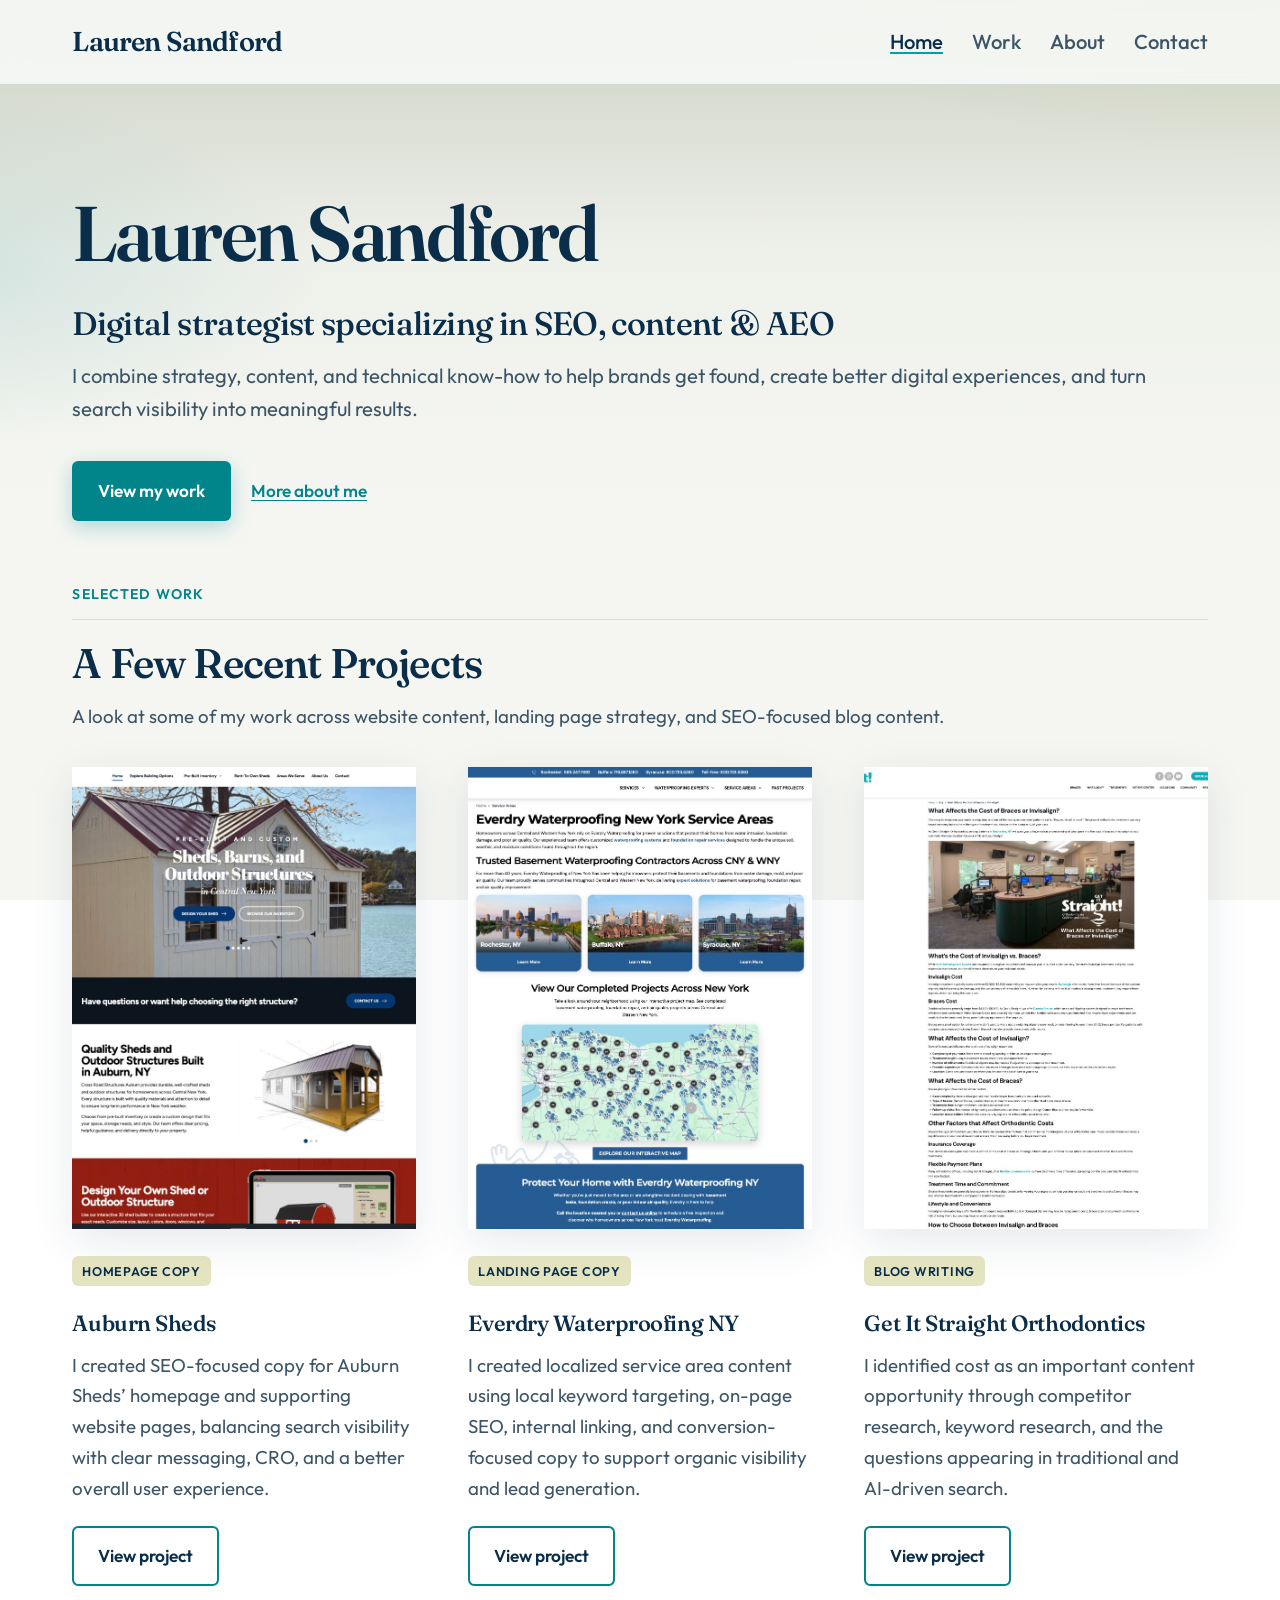
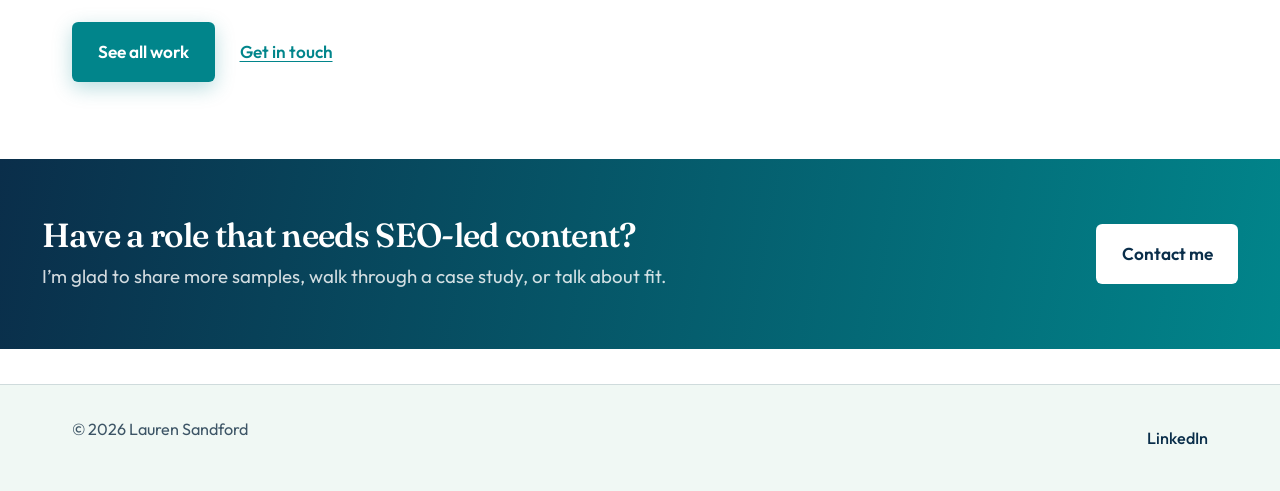
<file: index.html>
<!DOCTYPE html>
<html lang="en">
  <head>
    <meta charset="UTF-8" />
    <meta name="viewport" content="width=device-width, initial-scale=1.0" />
    <title>Lauren Sandford | Digital Strategist — SEO, Content &amp; AEO</title>
    <meta
      name="description"
      content="Lauren Sandford is a digital strategist with 8+ years of agency experience across SEO, content, and AEO."
    />
    <meta property="og:title" content="Lauren Sandford | Digital Strategist — SEO, Content &amp; AEO" />
    <meta
      property="og:description"
      content="Digital strategist specializing in SEO, content, and AEO — helping brands get found and create better digital experiences."
    />
    <meta property="og:url" content="https://laurenmsandford.com/" />
    <meta property="og:type" content="website" />
    <meta property="og:locale" content="en_US" />
    <link rel="preconnect" href="https://fonts.googleapis.com" />
    <link rel="preconnect" href="https://fonts.gstatic.com" crossorigin />
    <link
      href="https://fonts.googleapis.com/css2?family=Fraunces:opsz,wght@9..144,500;9..144,600&family=Outfit:wght@400;500;600&display=swap"
      rel="stylesheet"
    />
    <link rel="icon" href="/favicon.ico" sizes="any" />
    <link rel="icon" type="image/png" href="/favicon-32.png" sizes="32x32" />
    <link rel="apple-touch-icon" href="/apple-touch-icon.png" />
    <link rel="stylesheet" href="/styles.css" />
  </head>
  <body>
    <header class="site-header">
      <div class="site-header__inner">
        <a class="site-logo" href="/">Lauren Sandford</a>
        <button class="nav-toggle" type="button" aria-expanded="false" aria-controls="site-nav">
          Menu
        </button>
        <nav class="site-nav" id="site-nav" aria-label="Primary">
          <ul>
            <li><a href="/" aria-current="page">Home</a></li>
            <li><a href="/work/">Work</a></li>
            <li><a href="/about/">About</a></li>
            <li><a href="/contact/">Contact</a></li>
          </ul>
        </nav>
      </div>
    </header>

    <main class="site-main">
      <section class="hero hero--text" aria-labelledby="hero-heading">
        <div class="hero__copy reveal">
          <h1 id="hero-heading" class="hero__brand">Lauren Sandford</h1>
          <div class="hero__intro">
            <h2 class="hero__role">Digital strategist specializing in SEO, content &amp; AEO</h2>
            <p class="hero__support">
              I combine strategy, content, and technical know-how to help brands get found, create better
              digital experiences, and turn search visibility into meaningful results.
            </p>
          </div>
          <div class="hero__actions">
            <a class="button button--primary" href="/work/">View my work</a>
            <a class="button button--ghost" href="/about/">More about me</a>
          </div>
        </div>
      </section>

      <section class="section" aria-labelledby="featured-heading">
        <div class="section__intro reveal">
          <p class="eyebrow">Selected work</p>
          <h2 id="featured-heading">A Few Recent Projects</h2>
          <p>
            A look at some of my work across website content, landing page strategy, and SEO-focused
            blog content.
          </p>
        </div>

        <div class="project-grid--cards">
          <article class="project-card reveal">
            <a class="project-card__image" href="/work/#project-1" aria-label="View Auburn Sheds project">
              <img
                src="/images/project-auburnsheds.jpg"
                alt="Screenshot of the Auburn Sheds website homepage"
                width="786"
                height="1024"
              />
            </a>
            <div class="project-card__content">
              <div class="project__meta">
                <span class="tag tag--copy">Homepage copy</span>
              </div>
              <h3>Auburn Sheds</h3>
              <p>
                I created SEO-focused copy for Auburn Sheds’ homepage and supporting website pages,
                balancing search visibility with clear messaging, CRO, and a better overall user
                experience.
              </p>
              <a class="button button--secondary" href="/work/#project-1">View project</a>
            </div>
          </article>

          <article class="project-card reveal reveal-delay-1">
            <a
              class="project-card__image"
              href="/work/#project-2"
              aria-label="View Everdry Waterproofing NY project"
            >
              <img
                src="/images/project-everdryny.jpg"
                alt="Screenshot of the Everdry Waterproofing New York service areas page"
                width="751"
                height="1024"
              />
            </a>
            <div class="project-card__content">
              <div class="project__meta">
                <span class="tag tag--copy">Landing page copy</span>
              </div>
              <h3>Everdry Waterproofing NY</h3>
              <p>
                I created localized service area content using local keyword targeting, on-page SEO,
                internal linking, and conversion-focused copy to support organic visibility and lead
                generation.
              </p>
              <a class="button button--secondary" href="/work/#project-2">View project</a>
            </div>
          </article>

          <article class="project-card reveal reveal-delay-2">
            <a
              class="project-card__image"
              href="/work/#project-10"
              aria-label="View Get It Straight Orthodontics project"
            >
              <img
                src="/images/project-get-it-straight.png"
                alt="Screenshot of a Get It Straight blog article on the cost of braces or Invisalign"
                width="965"
                height="1024"
              />
            </a>
            <div class="project-card__content">
              <div class="project__meta">
                <span class="tag tag--copy">Blog writing</span>
              </div>
              <h3>Get It Straight Orthodontics</h3>
              <p>
                I identified cost as an important content opportunity through competitor research,
                keyword research, and the questions appearing in traditional and AI-driven search.
              </p>
              <a class="button button--secondary" href="/work/#project-10">View project</a>
            </div>
          </article>
        </div>

        <div class="cta-row reveal">
          <a class="button button--primary" href="/work/">See all work</a>
          <a class="button button--ghost" href="/contact/">Get in touch</a>
        </div>
      </section>

      <aside class="color-band" aria-label="Contact prompt">
        <div class="color-band__inner reveal">
          <div>
            <h2>Have a role that needs SEO-led content?</h2>
            <p>I’m glad to share more samples, walk through a case study, or talk about fit.</p>
          </div>
          <a class="button button--primary" href="/contact/">Contact me</a>
        </div>
      </aside>
    </main>

    <footer class="site-footer">
      <div class="site-footer__inner">
        <p>© <span data-year></span> Lauren Sandford</p>
        <div class="site-footer__links">
          <a href="https://www.linkedin.com/in/lauren-sandford/" rel="noopener noreferrer" target="_blank"
            >LinkedIn</a
          >
        </div>
      </div>
    </footer>

    <script src="/script.js"></script>
  </body>
</html>
</file>
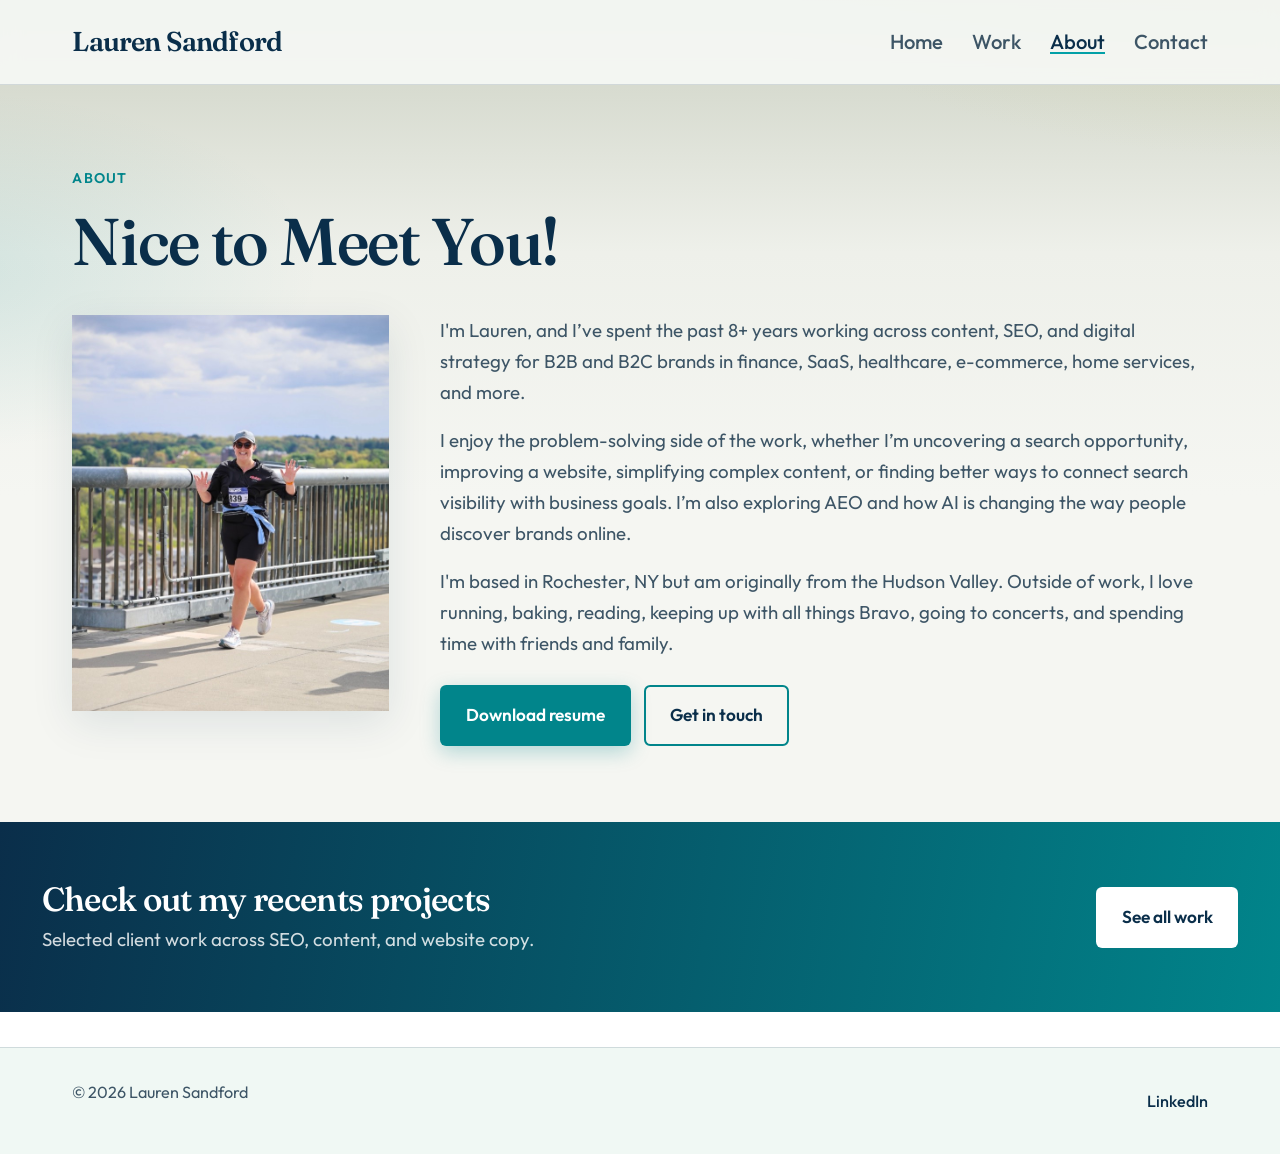
<file: about/index.html>
<!DOCTYPE html>
<html lang="en">
  <head>
    <meta charset="UTF-8" />
    <meta name="viewport" content="width=device-width, initial-scale=1.0" />
    <title>About | Lauren Sandford</title>
    <meta
      name="description"
      content="About Lauren Sandford — digital marketer specializing in SEO-led content, with a mix of professional background and personal bio."
    />
    <meta property="og:title" content="About | Lauren Sandford" />
    <meta
      property="og:description"
      content="Digital marketer specializing in SEO-led content — professional background and a bit about me personally."
    />
    <meta property="og:url" content="https://laurenmsandford.com/about/" />
    <meta property="og:type" content="website" />
    <meta property="og:locale" content="en_US" />
    <link rel="preconnect" href="https://fonts.googleapis.com" />
    <link rel="preconnect" href="https://fonts.gstatic.com" crossorigin />
    <link
      href="https://fonts.googleapis.com/css2?family=Fraunces:opsz,wght@9..144,500;9..144,600&family=Outfit:wght@400;500;600&display=swap"
      rel="stylesheet"
    />
    <link rel="icon" href="/favicon.ico" sizes="any" />
    <link rel="icon" type="image/png" href="/favicon-32.png" sizes="32x32" />
    <link rel="apple-touch-icon" href="/apple-touch-icon.png" />
    <link rel="stylesheet" href="/styles.css" />
  </head>
  <body>
    <header class="site-header">
      <div class="site-header__inner">
        <a class="site-logo" href="/">Lauren Sandford</a>
        <button class="nav-toggle" type="button" aria-expanded="false" aria-controls="site-nav">
          Menu
        </button>
        <nav class="site-nav" id="site-nav" aria-label="Primary">
          <ul>
            <li><a href="/">Home</a></li>
            <li><a href="/work/">Work</a></li>
            <li><a href="/about/" aria-current="page">About</a></li>
            <li><a href="/contact/">Contact</a></li>
          </ul>
        </nav>
      </div>
    </header>

    <main class="site-main">
      <section class="section" aria-labelledby="about-heading">
        <p class="eyebrow reveal">About</p>
        <h1 id="about-heading" class="reveal">Nice to Meet You!</h1>

        <div class="about-layout" style="margin-top: 2rem">
          <figure class="about-photo reveal">
            <img
              src="/images/lauren-about.jpg"
              alt="Lauren Sandford smiling and waving while running across a bridge during the Lehigh Valley Marathon"
              width="723"
              height="1024"
            />
          </figure>

          <div class="reveal reveal-delay-1">
            <p>I'm Lauren, and I’ve spent the past 8+ years working across content, SEO, and digital strategy for B2B and B2C brands in finance, SaaS, healthcare, e-commerce, home services, and more.</p>
            <p>I enjoy the problem-solving side of the work, whether I’m uncovering a search opportunity, improving a website, simplifying complex content, or finding better ways to connect search visibility with business goals. I’m also exploring AEO and how AI is changing the way people discover brands online.</p>
            <p>I'm based in Rochester, NY but am originally from the Hudson Valley. Outside of work, I love running, baking, reading, keeping up with all things Bravo, going to concerts, and spending time with friends and family.</p>
            <div class="about-actions">
              <a class="button button--primary" href="/resume.pdf" download="Lauren_Sandford_Resume.pdf">Download resume</a>
              <a class="button button--secondary" href="/contact/">Get in touch</a>
            </div>
          </div>
        </div>
      </section>

      <aside class="color-band color-band--green" aria-label="Work prompt">
        <div class="color-band__inner reveal">
          <div>
            <h2>Check out my recents projects</h2>
            <p>Selected client work across SEO, content, and website copy.</p>
          </div>
          <a class="button button--primary" href="/work/">See all work</a>
        </div>
      </aside>
    </main>

    <footer class="site-footer">
      <div class="site-footer__inner">
        <p>© <span data-year></span> Lauren Sandford</p>
        <div class="site-footer__links">
          <a href="https://www.linkedin.com/in/lauren-sandford/" rel="noopener noreferrer" target="_blank"
            >LinkedIn</a
          >
        </div>
      </div>
    </footer>

    <script src="/script.js"></script>
  </body>
</html>
</file>
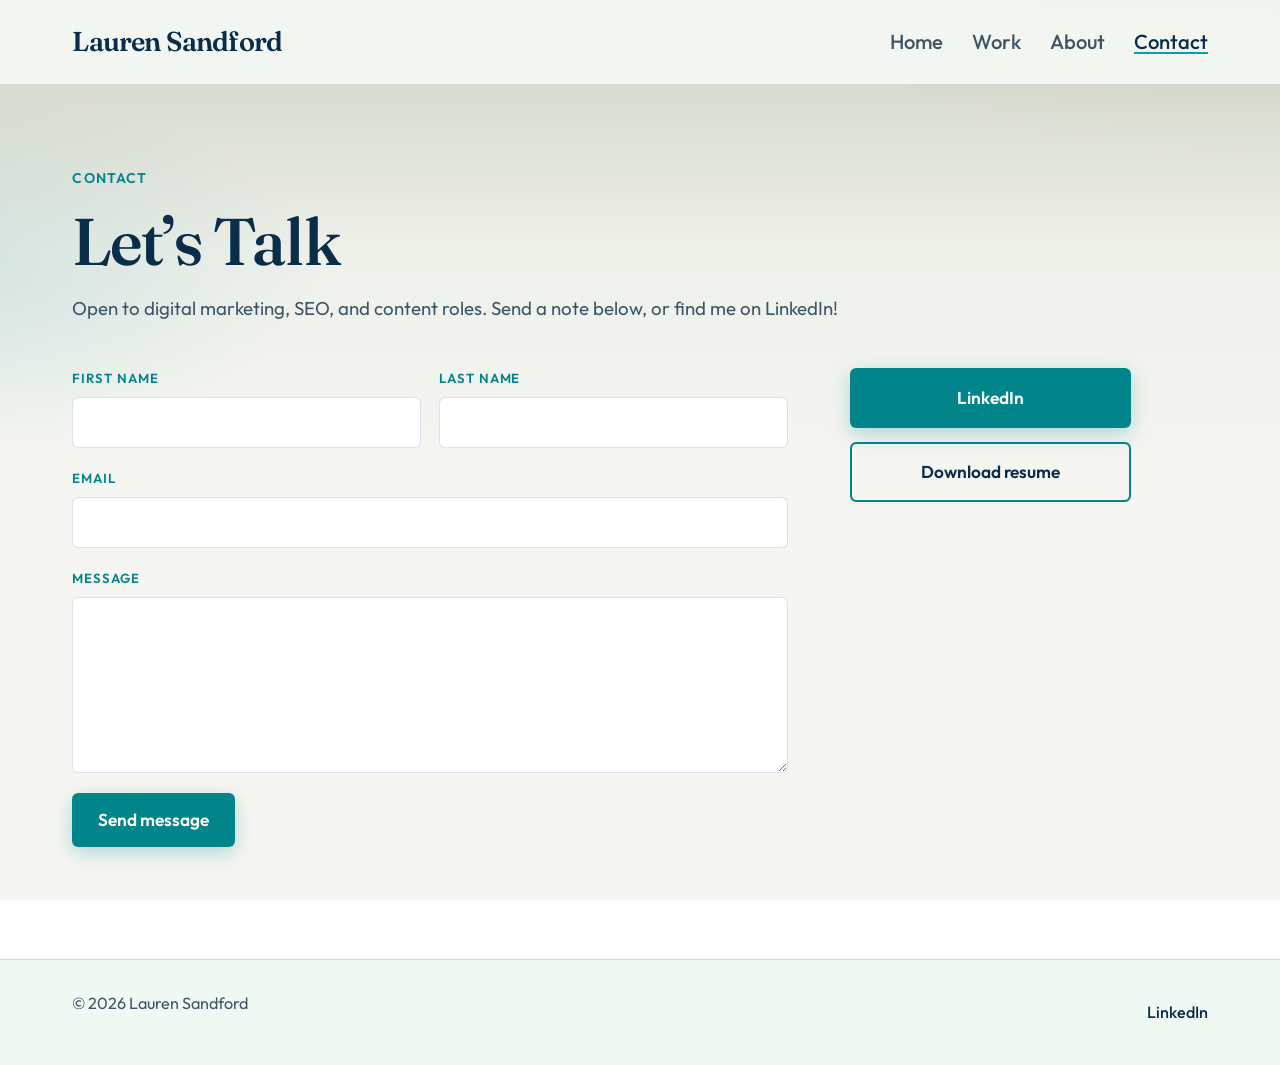
<file: contact/index.html>
<!DOCTYPE html>
<html lang="en">
  <head>
    <meta charset="UTF-8" />
    <meta name="viewport" content="width=device-width, initial-scale=1.0" />
    <title>Contact | Lauren Sandford</title>
    <meta
      name="description"
      content="Contact Lauren Sandford — send a message, connect on LinkedIn, or download a resume for digital marketing and SEO-led content roles."
    />
    <meta property="og:title" content="Contact | Lauren Sandford" />
    <meta
      property="og:description"
      content="Get in touch with Lauren Sandford for digital marketing and SEO-led content opportunities."
    />
    <meta property="og:url" content="https://laurenmsandford.com/contact/" />
    <meta property="og:type" content="website" />
    <meta property="og:locale" content="en_US" />
    <link rel="preconnect" href="https://fonts.googleapis.com" />
    <link rel="preconnect" href="https://fonts.gstatic.com" crossorigin />
    <link
      href="https://fonts.googleapis.com/css2?family=Fraunces:opsz,wght@9..144,500;9..144,600&family=Outfit:wght@400;500;600&display=swap"
      rel="stylesheet"
    />
    <link rel="icon" href="/favicon.ico" sizes="any" />
    <link rel="icon" type="image/png" href="/favicon-32.png" sizes="32x32" />
    <link rel="apple-touch-icon" href="/apple-touch-icon.png" />
    <link rel="stylesheet" href="/styles.css" />
  </head>
  <body>
    <header class="site-header">
      <div class="site-header__inner">
        <a class="site-logo" href="/">Lauren Sandford</a>
        <button class="nav-toggle" type="button" aria-expanded="false" aria-controls="site-nav">
          Menu
        </button>
        <nav class="site-nav" id="site-nav" aria-label="Primary">
          <ul>
            <li><a href="/">Home</a></li>
            <li><a href="/work/">Work</a></li>
            <li><a href="/about/">About</a></li>
            <li><a href="/contact/" aria-current="page">Contact</a></li>
          </ul>
        </nav>
      </div>
    </header>

    <main class="site-main">
      <section class="section" aria-labelledby="contact-heading">
        <p class="eyebrow reveal">Contact</p>
        <h1 id="contact-heading" class="reveal">Let’s Talk</h1>
        <p class="reveal" style="margin-top: 0.75rem">
          Open to digital marketing, SEO, and content roles. Send a note below, or find me on LinkedIn!
        </p>

        <div class="contact-layout">
          <div class="reveal">
            <p class="contact-form__success" data-form-success hidden tabindex="-1">
              Thanks — your message is on its way. I’ll get back to you soon.
            </p>

            <form
              class="contact-form"
              action="https://formsubmit.co/laurensandford25@gmail.com"
              method="POST"
              accept-charset="UTF-8"
            >
              <input type="hidden" name="_subject" value="New message from laurenmsandford.com" />
              <input type="hidden" name="_template" value="table" />
              <input type="hidden" name="_captcha" value="false" />
              <input type="hidden" name="_next" value="https://laurenmsandford.com/contact/?sent=1" />

              <p class="contact-form__honey" aria-hidden="true">
                <label for="website">Website</label>
                <input type="text" id="website" name="_honey" tabindex="-1" autocomplete="off" />
              </p>

              <div class="contact-form__row">
                <div class="contact-form__field">
                  <label for="first-name">First name</label>
                  <input
                    type="text"
                    id="first-name"
                    name="First name"
                    autocomplete="given-name"
                    maxlength="80"
                    required
                  />
                </div>
                <div class="contact-form__field">
                  <label for="last-name">Last name</label>
                  <input
                    type="text"
                    id="last-name"
                    name="Last name"
                    autocomplete="family-name"
                    maxlength="80"
                    required
                  />
                </div>
              </div>

              <div class="contact-form__field">
                <label for="email">Email</label>
                <input
                  type="email"
                  id="email"
                  name="email"
                  autocomplete="email"
                  maxlength="120"
                  required
                />
              </div>

              <div class="contact-form__field">
                <label for="message">Message</label>
                <textarea id="message" name="Message" maxlength="5000" required></textarea>
              </div>

              <button class="button button--primary" type="submit">Send message</button>
            </form>
          </div>

          <div class="contact-actions reveal reveal-delay-1">
            <a class="button button--primary" href="https://www.linkedin.com/in/lauren-sandford/"
              >LinkedIn</a
            >
            <a class="button button--secondary" href="/resume.pdf" download="Lauren_Sandford_Resume.pdf"
              >Download resume</a
            >
          </div>
        </div>
      </section>
    </main>

    <footer class="site-footer">
      <div class="site-footer__inner">
        <p>© <span data-year></span> Lauren Sandford</p>
        <div class="site-footer__links">
          <a href="https://www.linkedin.com/in/lauren-sandford/" rel="noopener noreferrer" target="_blank"
            >LinkedIn</a
          >
        </div>
      </div>
    </footer>

    <script src="/script.js"></script>
  </body>
</html>
</file>
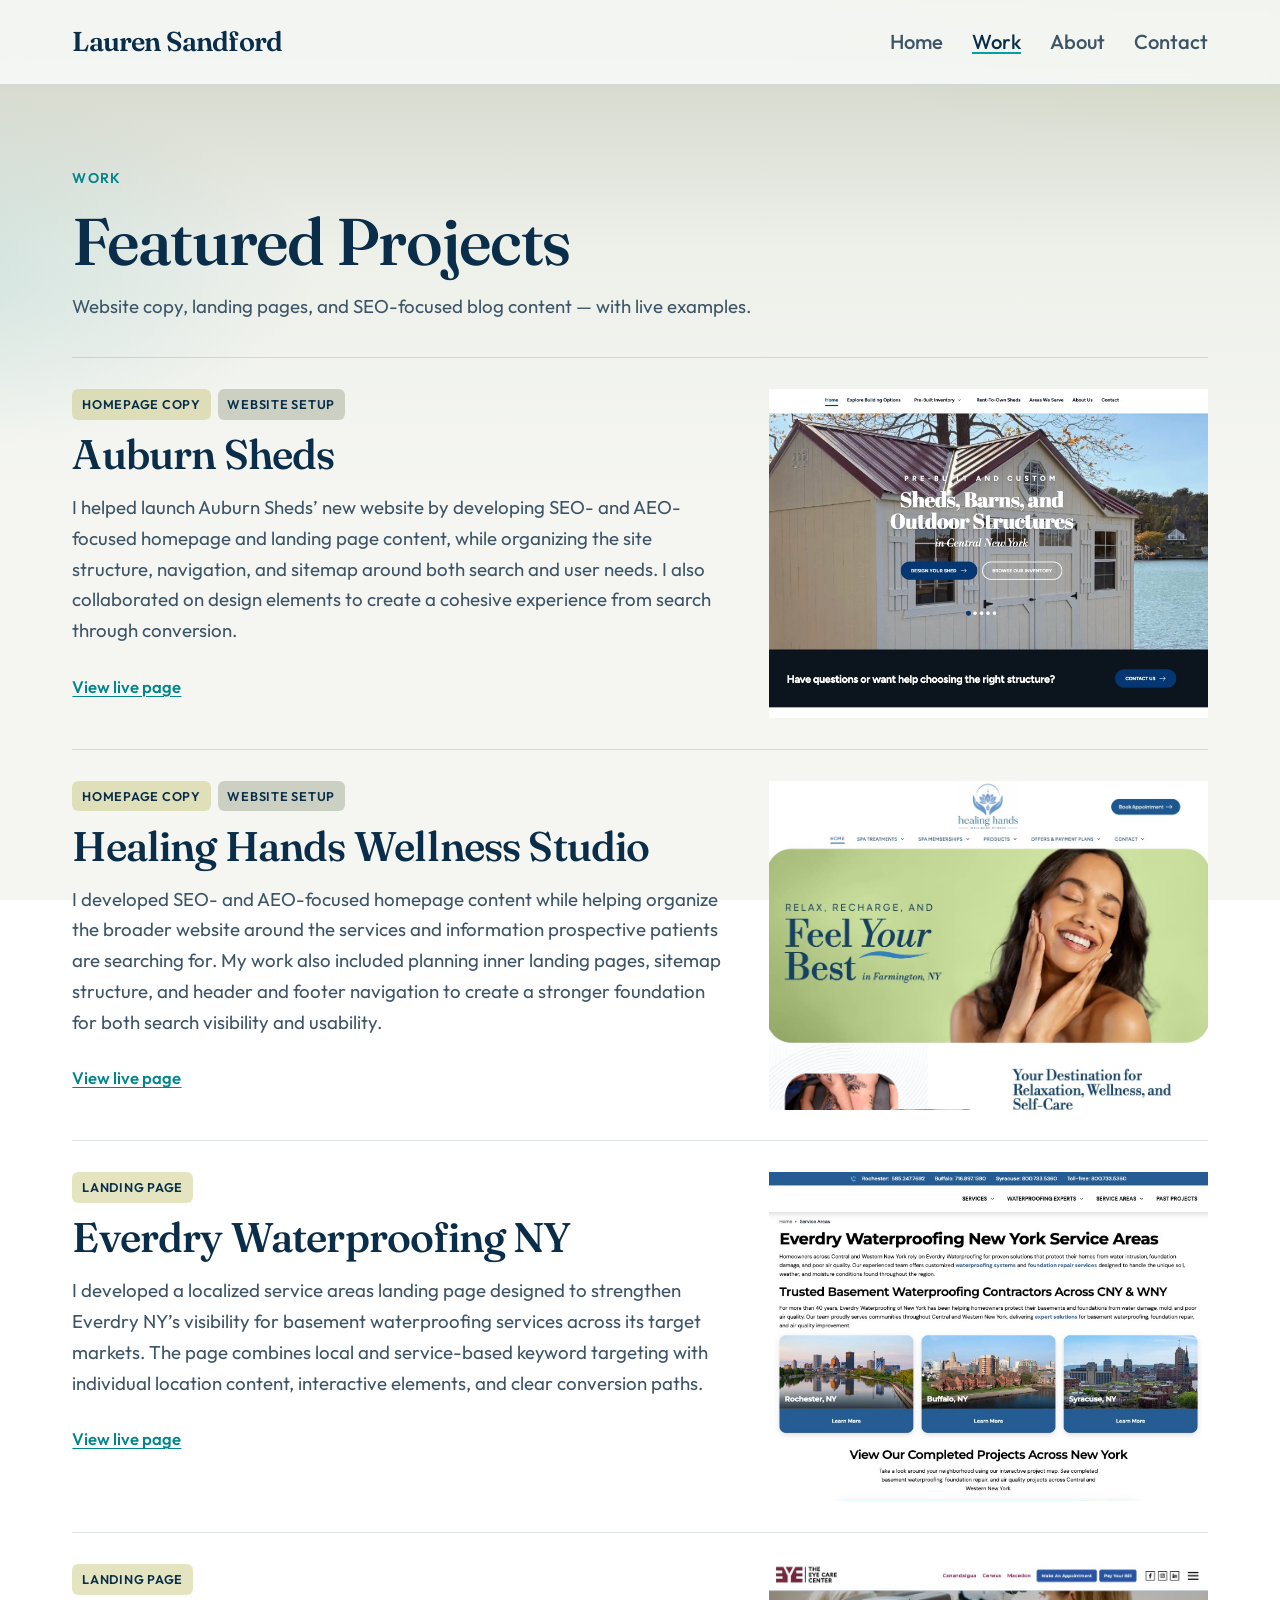
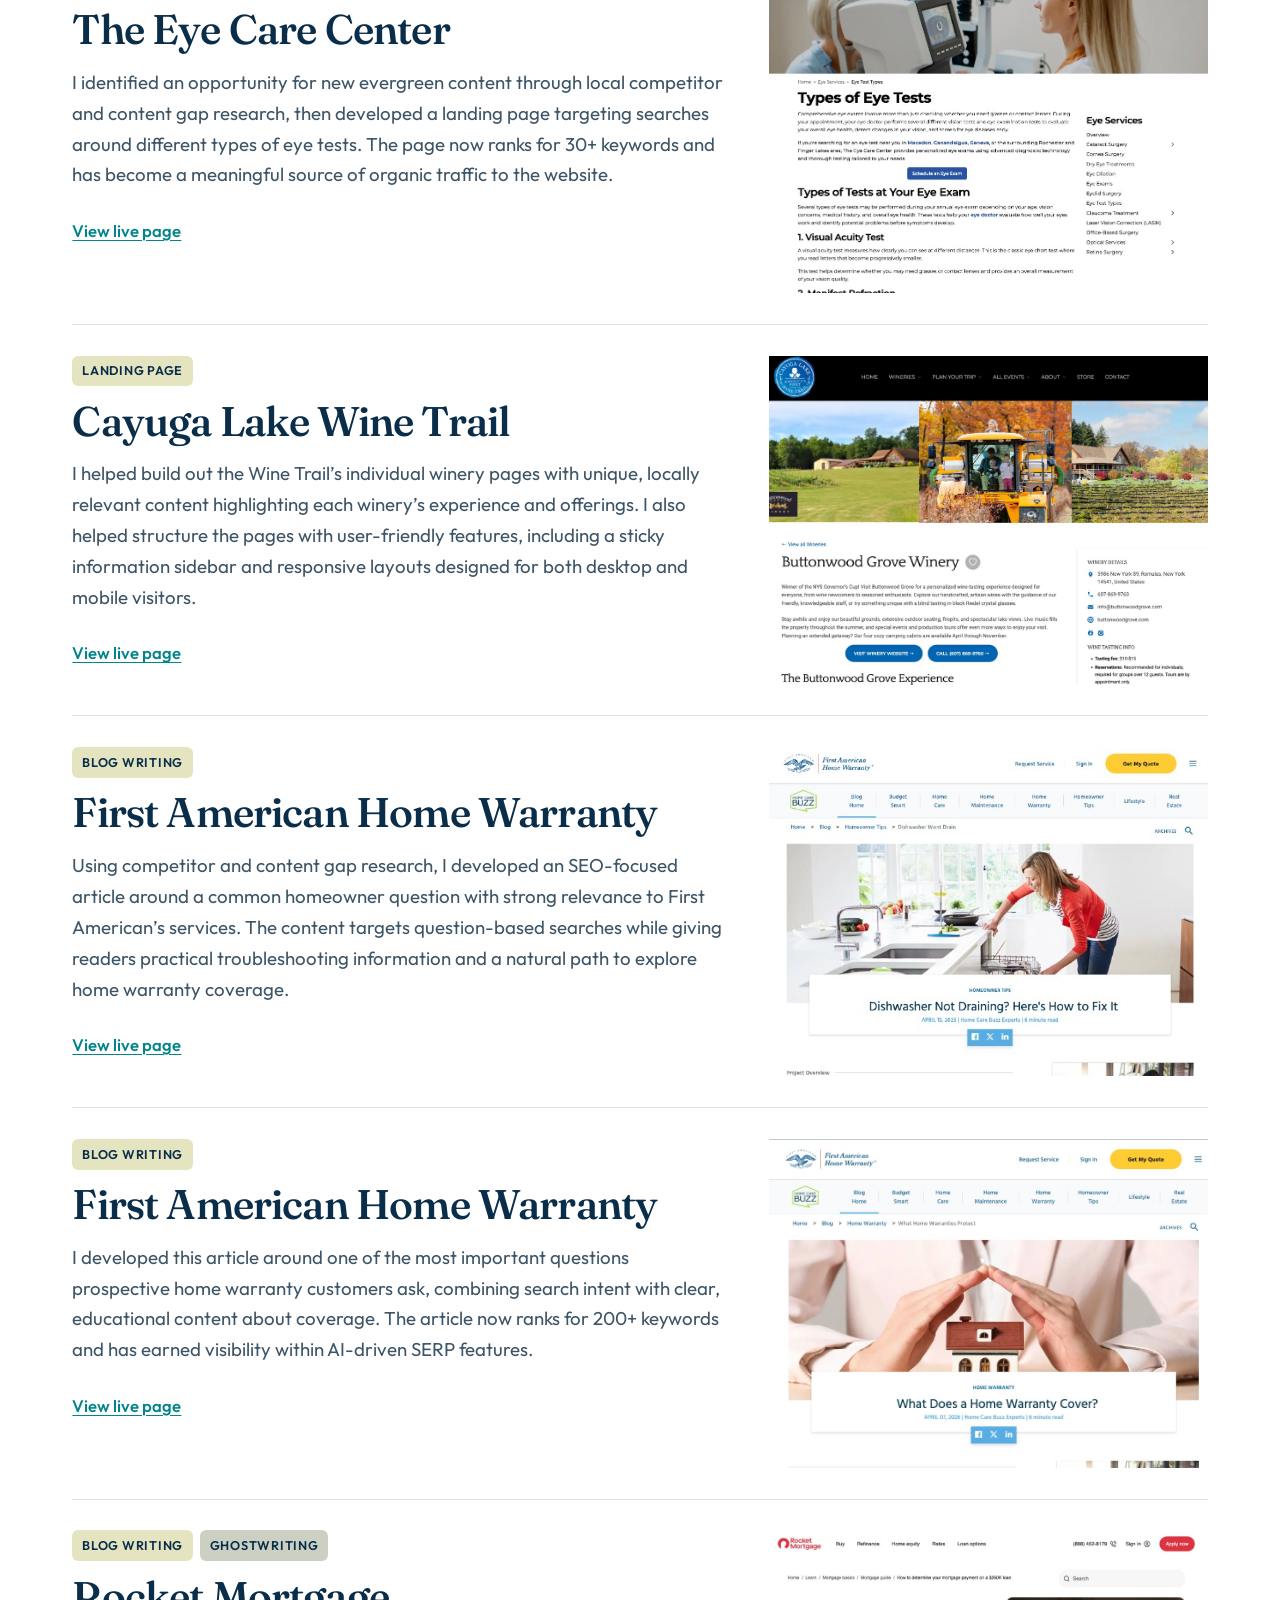
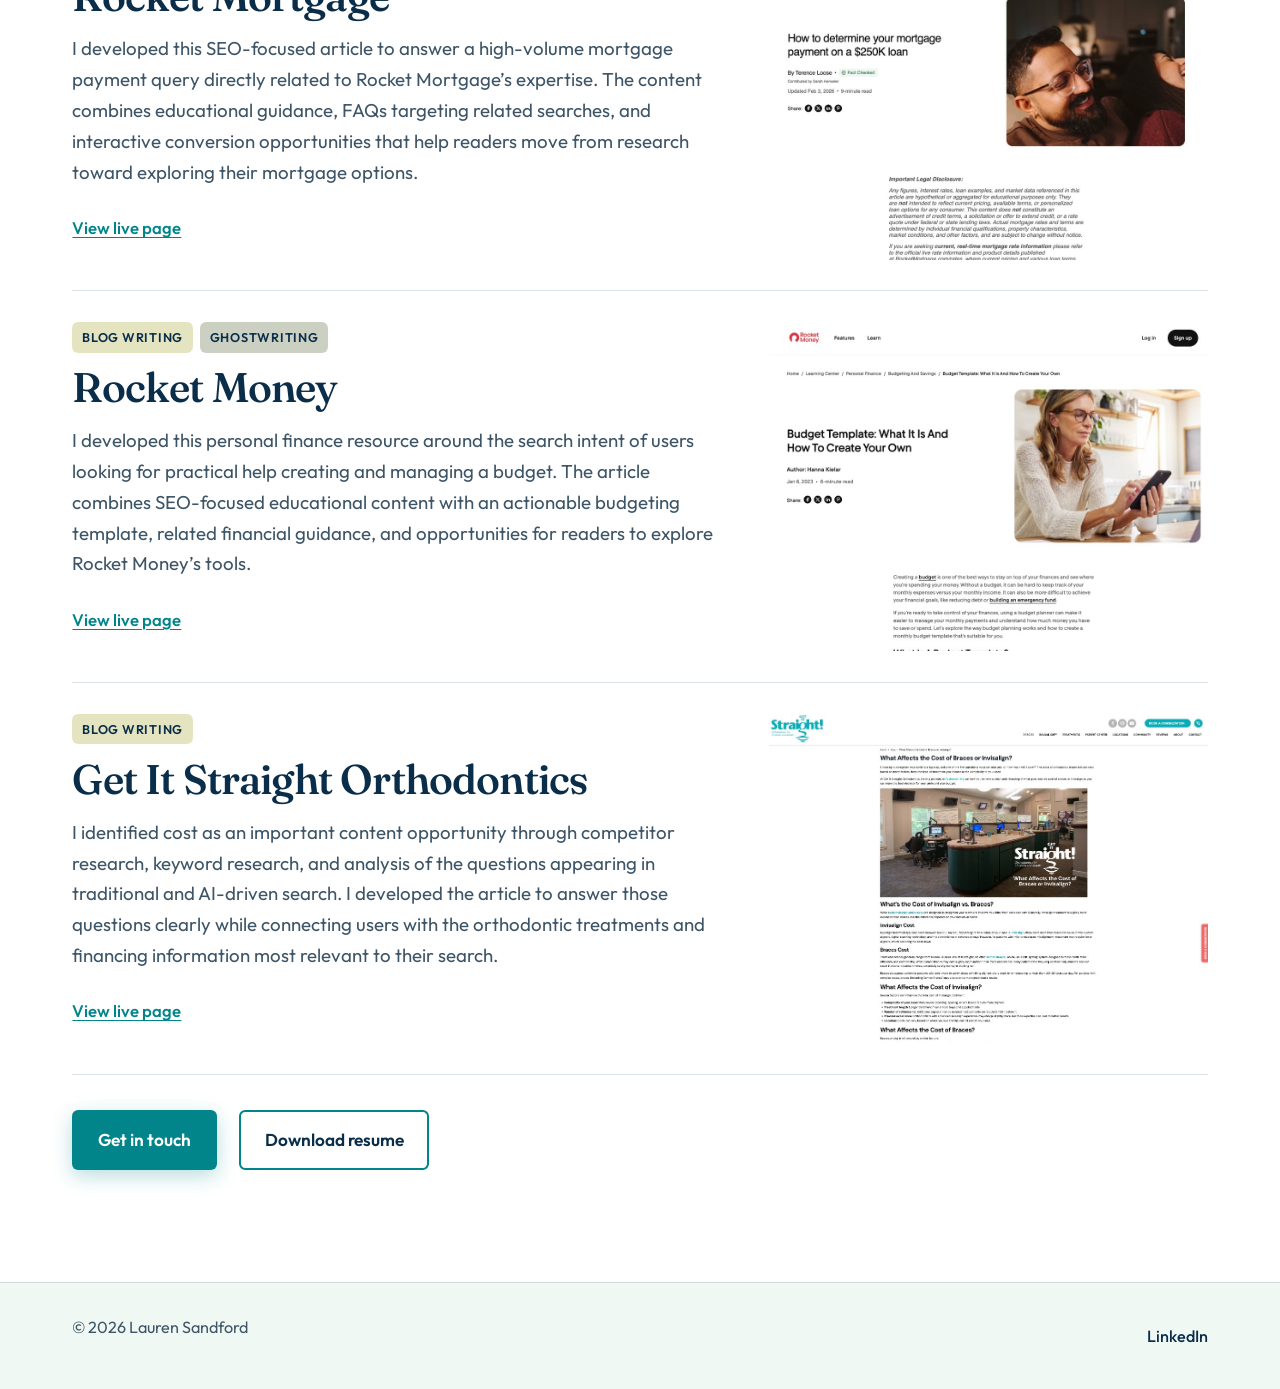
<file: work/index.html>
<!DOCTYPE html>
<html lang="en">
  <head>
    <meta charset="UTF-8" />
    <meta name="viewport" content="width=device-width, initial-scale=1.0" />
    <title>Work | Lauren Sandford</title>
    <meta
      name="description"
      content="Selected work by Lauren Sandford — homepage copy, landing pages, and SEO-focused blog writing with live examples."
    />
    <meta property="og:title" content="Work | Lauren Sandford" />
    <meta
      property="og:description"
      content="Homepage copy, landing pages, and SEO-focused blog writing — with live examples."
    />
    <meta property="og:url" content="https://laurenmsandford.com/work/" />
    <meta property="og:type" content="website" />
    <meta property="og:locale" content="en_US" />
    <link rel="preconnect" href="https://fonts.googleapis.com" />
    <link rel="preconnect" href="https://fonts.gstatic.com" crossorigin />
    <link
      href="https://fonts.googleapis.com/css2?family=Fraunces:opsz,wght@9..144,500;9..144,600&family=Outfit:wght@400;500;600&display=swap"
      rel="stylesheet"
    />
    <link rel="icon" href="/favicon.ico" sizes="any" />
    <link rel="icon" type="image/png" href="/favicon-32.png" sizes="32x32" />
    <link rel="apple-touch-icon" href="/apple-touch-icon.png" />
    <link rel="stylesheet" href="/styles.css" />
  </head>
  <body>
    <header class="site-header">
      <div class="site-header__inner">
        <a class="site-logo" href="/">Lauren Sandford</a>
        <button class="nav-toggle" type="button" aria-expanded="false" aria-controls="site-nav">
          Menu
        </button>
        <nav class="site-nav" id="site-nav" aria-label="Primary">
          <ul>
            <li><a href="/">Home</a></li>
            <li><a href="/work/" aria-current="page">Work</a></li>
            <li><a href="/about/">About</a></li>
            <li><a href="/contact/">Contact</a></li>
          </ul>
        </nav>
      </div>
    </header>

    <main class="site-main">
      <section class="section" aria-labelledby="work-heading">
        <div class="section__intro reveal">
          <p class="eyebrow">Work</p>
          <h1 id="work-heading">Featured Projects</h1>
          <p>
            Website copy, landing pages, and SEO-focused blog content — with live examples.
          </p>
        </div>

        <div class="project-grid work-list">
            <article class="project reveal" id="project-1">
              <div>
                <div class="project__meta">
                  <span class="tag tag--copy">Homepage copy</span>
                  <span class="tag tag--content">Website setup</span>
                </div>
                <h2>Auburn Sheds</h2>
                <p>
                  I helped launch Auburn Sheds’ new website by developing SEO- and AEO-focused homepage
                  and landing page content, while organizing the site structure, navigation, and sitemap
                  around both search and user needs. I also collaborated on design elements to create a
                  cohesive experience from search through conversion.
                </p>
                <a
                  class="project__link"
                  href="https://auburnsheds.com/"
                  rel="noopener noreferrer"
                  target="_blank"
                  >View live page</a
                >
              </div>
              <figure class="project__media">
                <a href="https://auburnsheds.com/" rel="noopener noreferrer" target="_blank">
                  <img
                    src="/images/project-auburnsheds.jpg"
                    alt="Screenshot of the Auburn Sheds website homepage"
                    width="786"
                    height="1024"
                  />
                </a>
              </figure>
            </article>

            <article class="project reveal reveal-delay-1" id="project-9">
              <div>
                <div class="project__meta">
                  <span class="tag tag--copy">Homepage copy</span>
                  <span class="tag tag--content">Website setup</span>
                </div>
                <h2>Healing Hands Wellness Studio</h2>
                <p>
                  I developed SEO- and AEO-focused homepage content while helping organize the broader
                  website around the services and information prospective patients are searching for. My
                  work also included planning inner landing pages, sitemap structure, and header and
                  footer navigation to create a stronger foundation for both search visibility and
                  usability.
                </p>
                <a
                  class="project__link"
                  href="https://healinghandsvictor.com/"
                  rel="noopener noreferrer"
                  target="_blank"
                  >View live page</a
                >
              </div>
              <figure class="project__media">
                <a href="https://healinghandsvictor.com/" rel="noopener noreferrer" target="_blank">
                  <img
                    src="/images/project-healing-hands.jpg"
                    alt="Screenshot of the Healing Hands Wellness Studio homepage"
                    width="1024"
                    height="960"
                  />
                </a>
              </figure>
            </article>

            <article class="project reveal" id="project-2">
              <div>
                <div class="project__meta">
                  <span class="tag tag--copy">Landing page</span>
                </div>
                <h2>Everdry Waterproofing NY</h2>
                <p>
                  I developed a localized service areas landing page designed to strengthen Everdry NY’s
                  visibility for basement waterproofing services across its target markets. The page
                  combines local and service-based keyword targeting with individual location content,
                  interactive elements, and clear conversion paths.
                </p>
                <a
                  class="project__link"
                  href="https://everdryny.com/service-areas"
                  rel="noopener noreferrer"
                  target="_blank"
                  >View live page</a
                >
              </div>
              <figure class="project__media">
                <a href="https://everdryny.com/service-areas" rel="noopener noreferrer" target="_blank">
                  <img
                    src="/images/project-everdryny.jpg"
                    alt="Screenshot of the Everdry Waterproofing New York service areas page"
                    width="751"
                    height="1024"
                  />
                </a>
              </figure>
            </article>

            <article class="project reveal reveal-delay-1" id="project-7">
              <div>
                <div class="project__meta">
                  <span class="tag tag--copy">Landing page</span>
                </div>
                <h2>The Eye Care Center</h2>
                <p>
                  I identified an opportunity for new evergreen content through local competitor and
                  content gap research, then developed a landing page targeting searches around different
                  types of eye tests. The page now ranks for 30+ keywords and has become a meaningful
                  source of organic traffic to the website.
                </p>
                <a
                  class="project__link"
                  href="https://theeyecarecenter.com/eye-services/eye-test-types"
                  rel="noopener noreferrer"
                  target="_blank"
                  >View live page</a
                >
              </div>
              <figure class="project__media">
                <a
                  href="https://theeyecarecenter.com/eye-services/eye-test-types"
                  rel="noopener noreferrer"
                  target="_blank"
                >
                  <img
                    src="/images/project-eye-care-center.png"
                    alt="Screenshot of The Eye Care Center landing page on types of eye tests"
                    width="997"
                    height="1024"
                  />
                </a>
              </figure>
            </article>

            <article class="project reveal reveal-delay-2" id="project-8">
              <div>
                <div class="project__meta">
                  <span class="tag tag--copy">Landing page</span>
                </div>
                <h2>Cayuga Lake Wine Trail</h2>
                <p>
                  I helped build out the Wine Trail’s individual winery pages with unique, locally
                  relevant content highlighting each winery’s experience and offerings. I also helped
                  structure the pages with user-friendly features, including a sticky information
                  sidebar and responsive layouts designed for both desktop and mobile visitors.
                </p>
                <a
                  class="project__link"
                  href="https://cayugawinetrail.com/wineries/buttonwood-grove-winery"
                  rel="noopener noreferrer"
                  target="_blank"
                  >View live page</a
                >
              </div>
              <figure class="project__media">
                <a
                  href="https://cayugawinetrail.com/wineries/buttonwood-grove-winery"
                  rel="noopener noreferrer"
                  target="_blank"
                >
                  <img
                    src="/images/project-cayuga-wine-trail.jpg"
                    alt="Screenshot of the Buttonwood Grove Winery page on the Cayuga Lake Wine Trail site"
                    width="1024"
                    height="967"
                  />
                </a>
              </figure>
            </article>

            <article class="project reveal" id="project-3">
              <div>
                <div class="project__meta">
                  <span class="tag tag--copy">Blog writing</span>
                </div>
                <h2>First American Home Warranty</h2>
                <p>
                  Using competitor and content gap research, I developed an SEO-focused article around a
                  common homeowner question with strong relevance to First American’s services. The
                  content targets question-based searches while giving readers practical troubleshooting
                  information and a natural path to explore home warranty coverage.
                </p>
                <a
                  class="project__link"
                  href="https://homewarranty.firstam.com/blog/dishwasher-wont-drain"
                  rel="noopener noreferrer"
                  target="_blank"
                  >View live page</a
                >
              </div>
              <figure class="project__media">
                <a
                  href="https://homewarranty.firstam.com/blog/dishwasher-wont-drain"
                  rel="noopener noreferrer"
                  target="_blank"
                >
                  <img
                    src="/images/project-firstamerican.png"
                    alt="Screenshot of a First American Home Warranty blog article about a dishwasher that will not drain"
                    width="618"
                    height="1024"
                  />
                </a>
              </figure>
            </article>

            <article class="project reveal reveal-delay-1" id="project-4">
              <div>
                <div class="project__meta">
                  <span class="tag tag--copy">Blog writing</span>
                </div>
                <h2>First American Home Warranty</h2>
                <p>
                  I developed this article around one of the most important questions prospective home
                  warranty customers ask, combining search intent with clear, educational content about
                  coverage. The article now ranks for 200+ keywords and has earned visibility within
                  AI-driven SERP features.
                </p>
                <a
                  class="project__link"
                  href="https://homewarranty.firstam.com/blog/what-home-warranties-protect"
                  rel="noopener noreferrer"
                  target="_blank"
                  >View live page</a
                >
              </div>
              <figure class="project__media">
                <a
                  href="https://homewarranty.firstam.com/blog/what-home-warranties-protect"
                  rel="noopener noreferrer"
                  target="_blank"
                >
                  <img
                    src="/images/project-firstamerican-warranty.jpg"
                    alt="Screenshot of a First American Home Warranty blog article about what home warranties cover"
                    width="964"
                    height="1024"
                  />
                </a>
              </figure>
            </article>

            <article class="project reveal reveal-delay-2" id="project-5">
              <div>
                <div class="project__meta">
                  <span class="tag tag--copy">Blog writing</span>
                  <span class="tag tag--content">Ghostwriting</span>
                </div>
                <h2>Rocket Mortgage</h2>
                <p>
                  I developed this SEO-focused article to answer a high-volume mortgage payment query
                  directly related to Rocket Mortgage’s expertise. The content combines educational
                  guidance, FAQs targeting related searches, and interactive conversion opportunities
                  that help readers move from research toward exploring their mortgage options.
                </p>
                <a
                  class="project__link"
                  href="https://www.rocketmortgage.com/learn/250000-mortgage-payment"
                  rel="noopener noreferrer"
                  target="_blank"
                  >View live page</a
                >
              </div>
              <figure class="project__media">
                <a
                  href="https://www.rocketmortgage.com/learn/250000-mortgage-payment"
                  rel="noopener noreferrer"
                  target="_blank"
                >
                  <img
                    src="/images/project-rocket-mortgage.png"
                    alt="Screenshot of a Rocket Mortgage article on a $250,000 mortgage payment"
                    width="1024"
                    height="975"
                  />
                </a>
              </figure>
            </article>

            <article class="project reveal" id="project-6">
              <div>
                <div class="project__meta">
                  <span class="tag tag--copy">Blog writing</span>
                  <span class="tag tag--content">Ghostwriting</span>
                </div>
                <h2>Rocket Money</h2>
                <p>
                  I developed this personal finance resource around the search intent of users looking
                  for practical help creating and managing a budget. The article combines SEO-focused
                  educational content with an actionable budgeting template, related financial guidance,
                  and opportunities for readers to explore Rocket Money’s tools.
                </p>
                <a
                  class="project__link"
                  href="https://www.rocketmoney.com/learn/personal-finance/budget-template"
                  rel="noopener noreferrer"
                  target="_blank"
                  >View live page</a
                >
              </div>
              <figure class="project__media">
                <a
                  href="https://www.rocketmoney.com/learn/personal-finance/budget-template"
                  rel="noopener noreferrer"
                  target="_blank"
                >
                  <img
                    src="/images/project-rocket-money.png"
                    alt="Screenshot of a Rocket Money article about creating a budget template"
                    width="1024"
                    height="1003"
                  />
                </a>
              </figure>
            </article>

            <article class="project reveal reveal-delay-1" id="project-10">
              <div>
                <div class="project__meta">
                  <span class="tag tag--copy">Blog writing</span>
                </div>
                <h2>Get It Straight Orthodontics</h2>
                <p>
                  I identified cost as an important content opportunity through competitor research,
                  keyword research, and analysis of the questions appearing in traditional and AI-driven
                  search. I developed the article to answer those questions clearly while connecting
                  users with the orthodontic treatments and financing information most relevant to their
                  search.
                </p>
                <a
                  class="project__link"
                  href="https://get-it-straight.com/blog/cost-of-braces-or-invisalign"
                  rel="noopener noreferrer"
                  target="_blank"
                  >View live page</a
                >
              </div>
              <figure class="project__media">
                <a
                  href="https://get-it-straight.com/blog/cost-of-braces-or-invisalign"
                  rel="noopener noreferrer"
                  target="_blank"
                >
                  <img
                    src="/images/project-get-it-straight.png"
                    alt="Screenshot of a Get It Straight blog article on the cost of braces or Invisalign"
                    width="965"
                    height="1024"
                  />
                </a>
              </figure>
            </article>
        </div>

        <div class="cta-row reveal">
          <a class="button button--primary" href="/contact/">Get in touch</a>
          <a class="button button--secondary" href="/resume.pdf" download="Lauren_Sandford_Resume.pdf">Download resume</a>
        </div>
      </section>
    </main>

    <footer class="site-footer">
      <div class="site-footer__inner">
        <p>© <span data-year></span> Lauren Sandford</p>
        <div class="site-footer__links">
          <a href="https://www.linkedin.com/in/lauren-sandford/" rel="noopener noreferrer" target="_blank"
            >LinkedIn</a
          >
        </div>
      </div>
    </footer>

    <script src="/script.js"></script>
  </body>
</html>
</file>
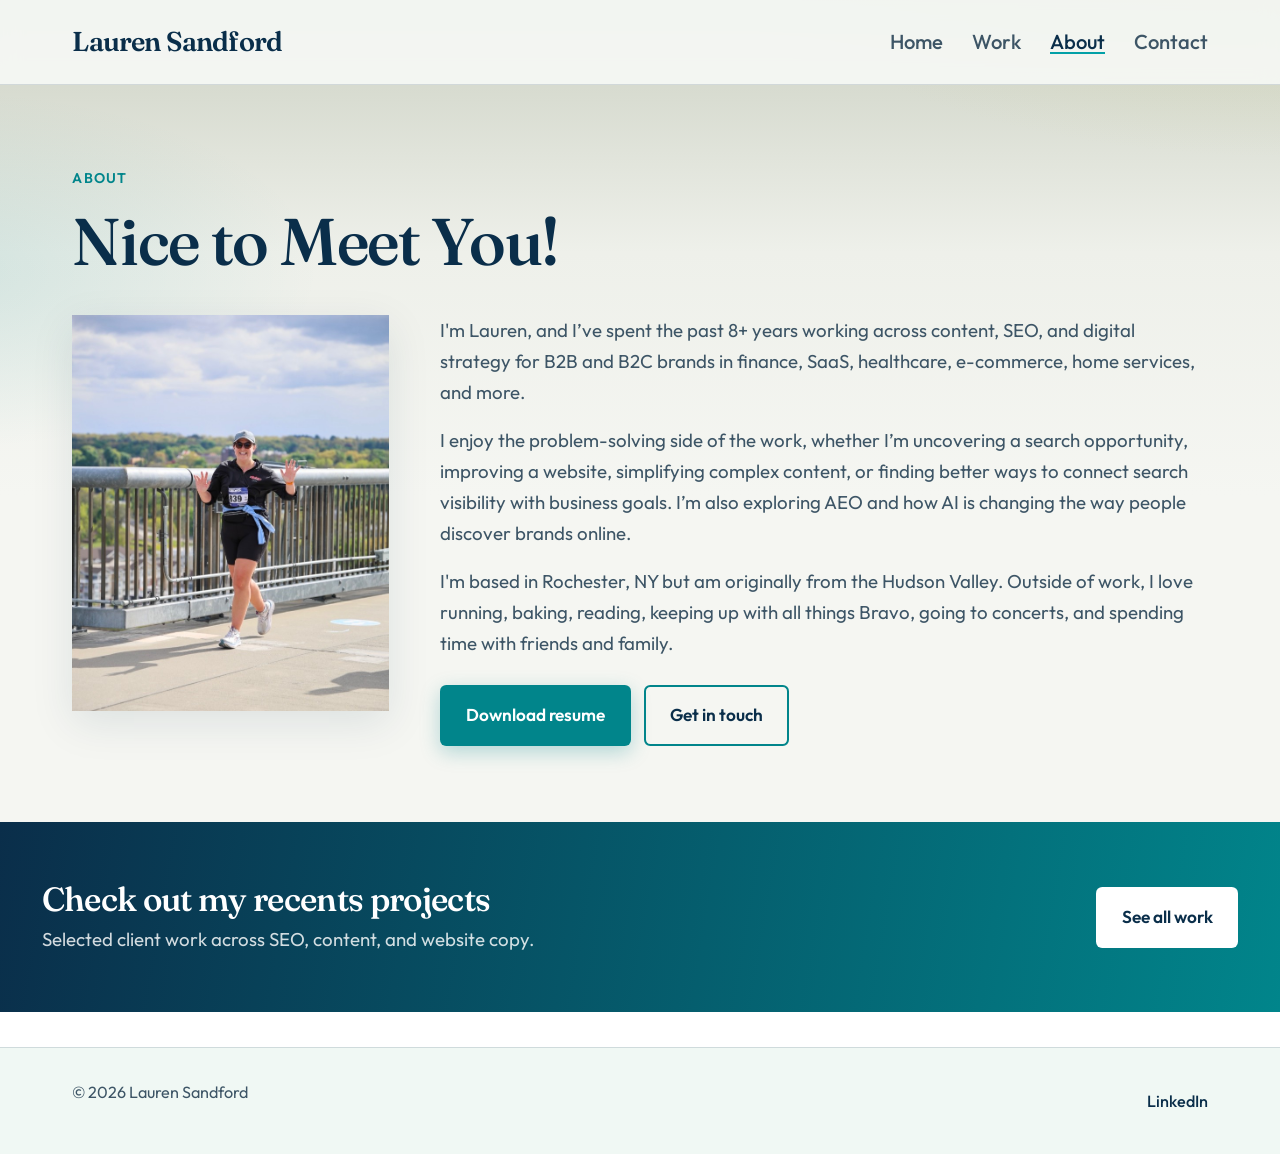
<file: about.html>
<!DOCTYPE html>
<html lang="en">
  <head>
    <meta charset="UTF-8" />
    <meta http-equiv="refresh" content="0; url=/about/" />
    <link rel="canonical" href="https://laurenmsandford.com/about/" />
    <title>Redirecting…</title>
    <script>location.replace("/about/");</script>
  </head>
  <body>
    <p>This page has moved to <a href="/about/">https://laurenmsandford.com/about/</a>.</p>
  </body>
</html>
</file>
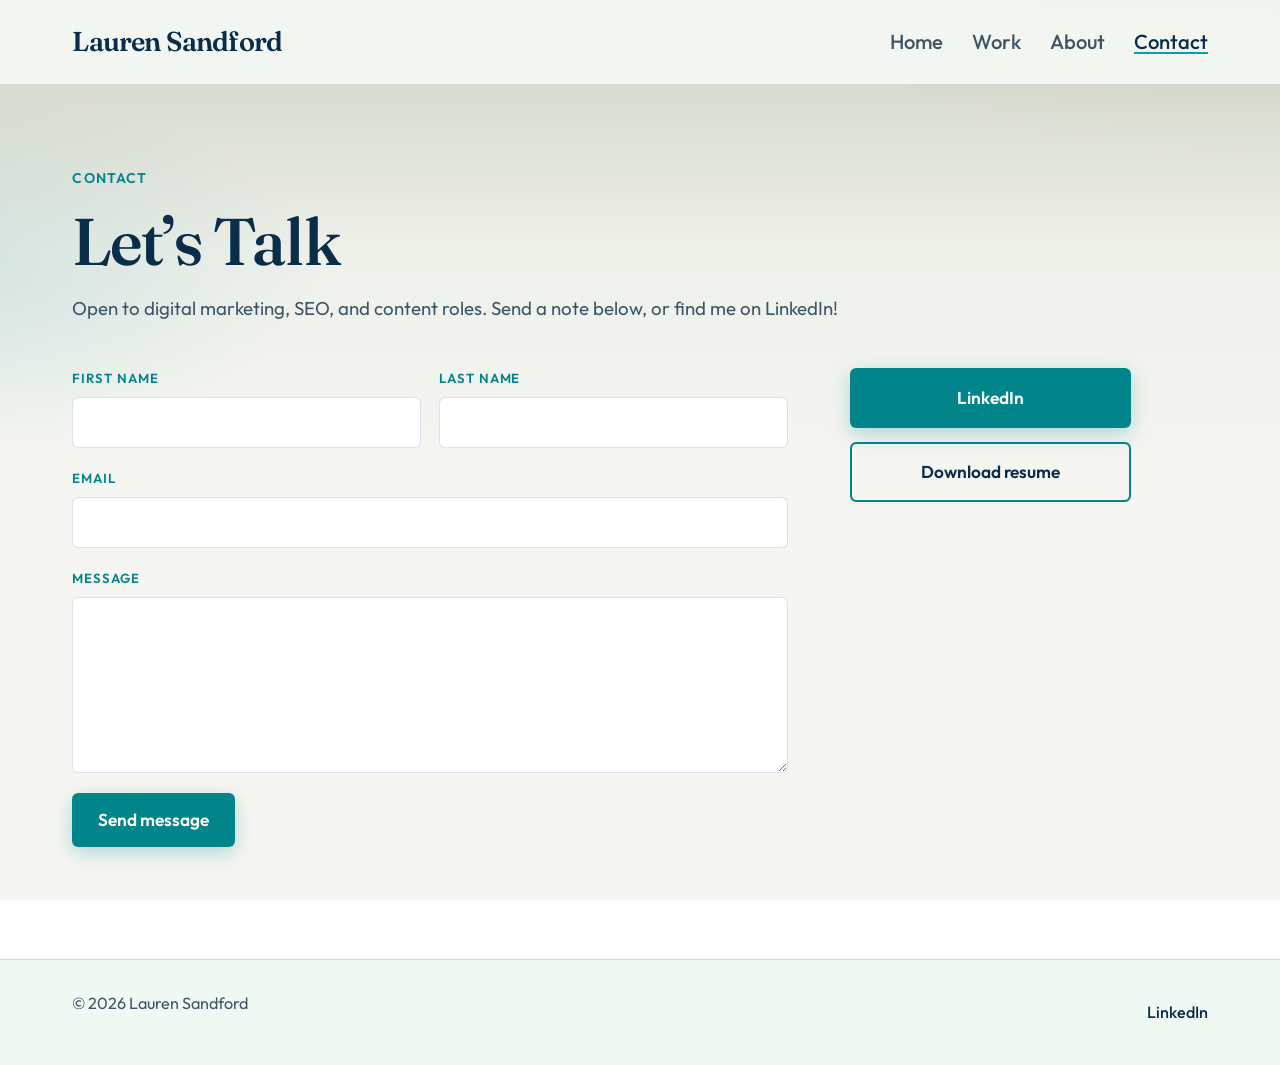
<file: contact.html>
<!DOCTYPE html>
<html lang="en">
  <head>
    <meta charset="UTF-8" />
    <meta http-equiv="refresh" content="0; url=/contact/" />
    <link rel="canonical" href="https://laurenmsandford.com/contact/" />
    <title>Redirecting…</title>
    <script>location.replace("/contact/");</script>
  </head>
  <body>
    <p>This page has moved to <a href="/contact/">https://laurenmsandford.com/contact/</a>.</p>
  </body>
</html>
</file>
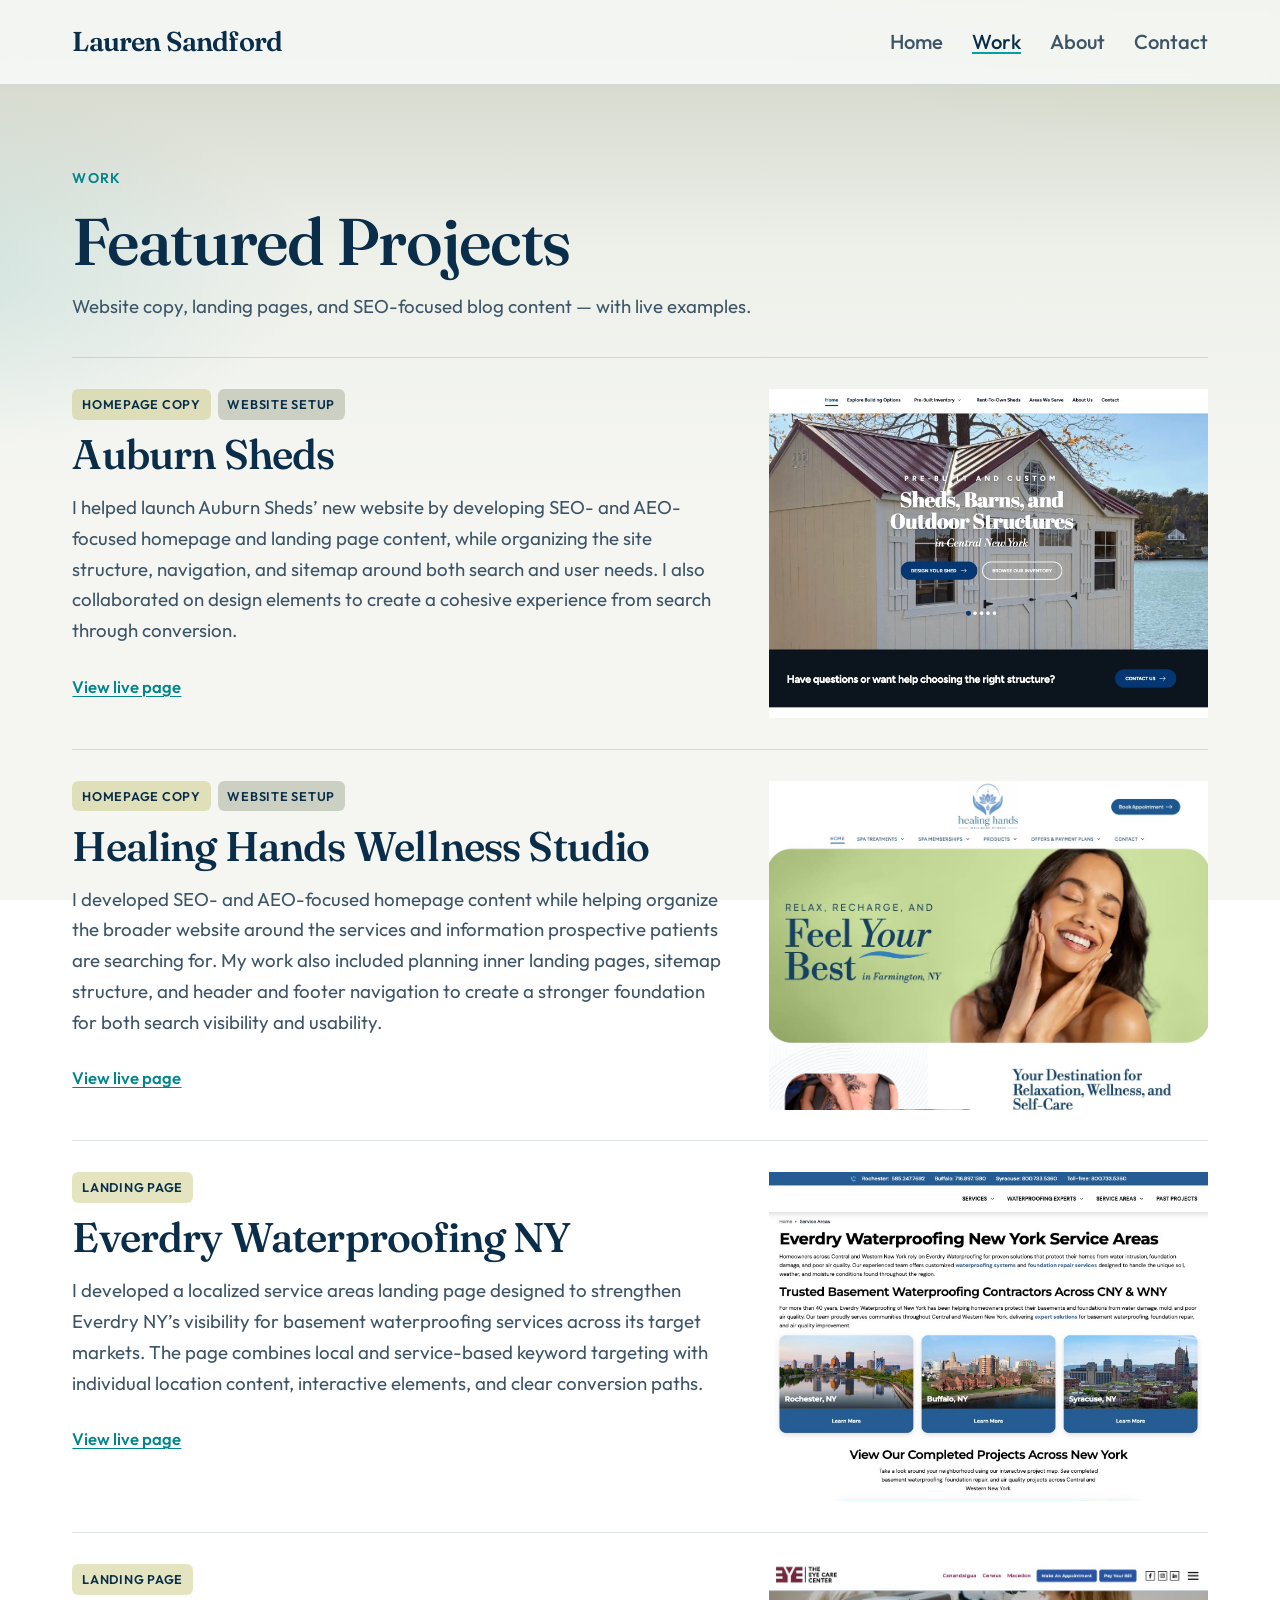
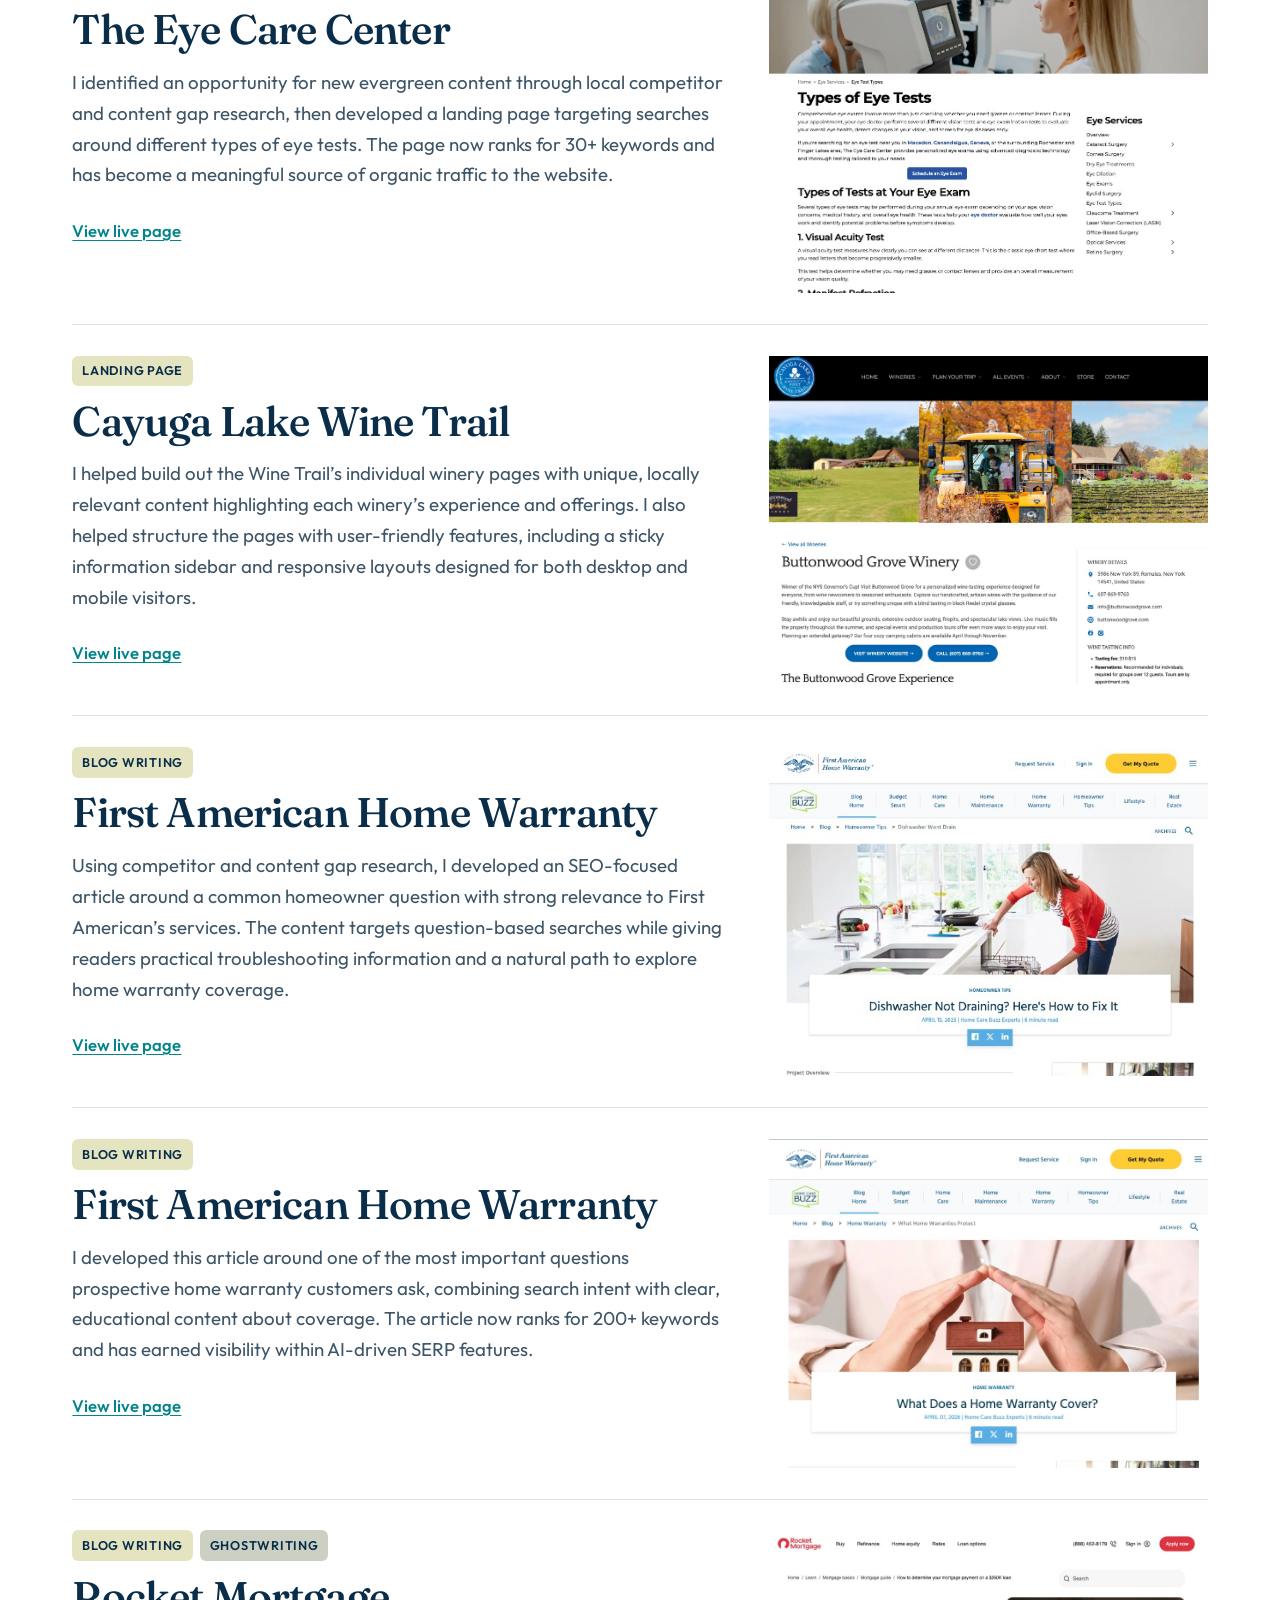
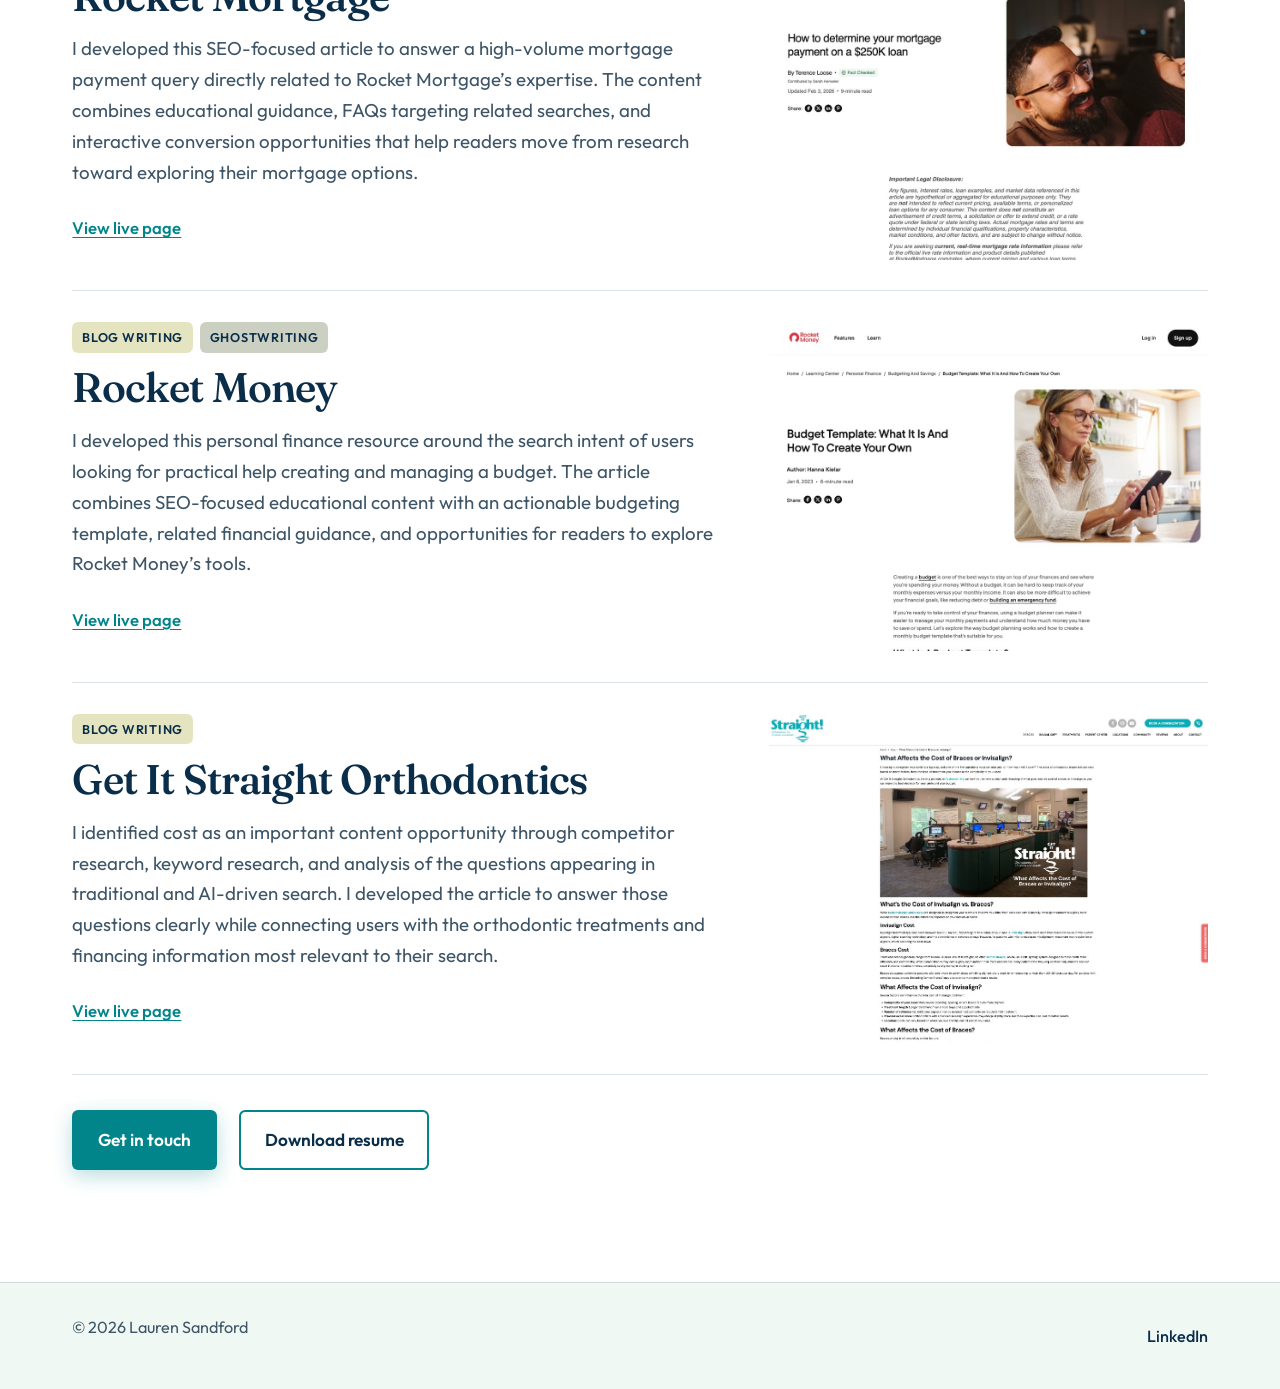
<file: work.html>
<!DOCTYPE html>
<html lang="en">
  <head>
    <meta charset="UTF-8" />
    <meta http-equiv="refresh" content="0; url=/work/" />
    <link rel="canonical" href="https://laurenmsandford.com/work/" />
    <title>Redirecting…</title>
    <script>location.replace("/work/");</script>
  </head>
  <body>
    <p>This page has moved to <a href="/work/">https://laurenmsandford.com/work/</a>.</p>
  </body>
</html>
</file>
<file: styles.css>
/* Palette from SW swatches + navy:
   Gulfstream SW 6768  #01858b
   Frostwork SW 0059   #cbd0c2
   Mélange Green SW 6710  #c4c476
   Navy                #0a2e4a
*/

:root {
  --lime: #c4c476;
  --teal: #01858b;
  --sage: #cbd0c2;
  --navy: #0a2e4a;

  --green-ink: var(--navy);
  --green-deep: var(--navy);
  --green-primary: var(--teal);
  --green-mid: #02a0a7;
  --green-soft: #e8ebe3;
  --green-wash: #eef0ea;
  --blue-link: var(--teal);
  --blue-link-hover: var(--navy);
  --blue-block: var(--navy);
  --blue-mid: var(--teal);
  --blue-soft: #dce8e9;
  --ink: var(--navy);
  --ink-muted: #3d5566;
  --paper: #f5f6f2;
  --line: rgba(10, 46, 74, 0.14);
  --white: #ffffff;
  --focus: var(--lime);
  --radius-sm: 0.35rem;
  --shadow-soft: 0 12px 40px rgba(10, 46, 74, 0.1);
  --font-display: "Fraunces", Georgia, "Times New Roman", serif;
  --font-body: "Outfit", "Segoe UI", sans-serif;
  --space: clamp(1rem, 2.5vw, 1.75rem);
  --measure: 68rem;
  --header-h: 4.75rem;
}

*,
*::before,
*::after {
  box-sizing: border-box;
}

html {
  scroll-behavior: smooth;
  font-size: 110%;
  scroll-padding-top: calc(var(--header-h) + 1.25rem);
}

body {
  margin: 0;
  min-height: 100vh;
  font-family: var(--font-body);
  font-size: 1.0625rem;
  line-height: 1.65;
  color: var(--ink);
  background:
    radial-gradient(ellipse 80% 50% at 100% -10%, rgba(196, 196, 118, 0.28), transparent 55%),
    radial-gradient(ellipse 60% 40% at -5% 30%, rgba(1, 133, 139, 0.12), transparent 50%),
    linear-gradient(180deg, var(--sage) 0%, var(--green-wash) 28%, var(--paper) 55%, var(--paper) 100%);
  background-attachment: fixed;
}

img {
  max-width: 100%;
  height: auto;
  display: block;
}

a {
  color: var(--blue-link);
  text-decoration-thickness: 0.08em;
  text-underline-offset: 0.18em;
  transition: color 0.2s ease, background-color 0.2s ease, transform 0.2s ease,
    box-shadow 0.2s ease, border-color 0.2s ease;
}

a:hover {
  color: var(--blue-link-hover);
}

a:focus-visible,
button:focus-visible,
input:focus-visible,
textarea:focus-visible {
  outline: 2px solid var(--focus);
  outline-offset: 3px;
}

h1,
h2,
h3,
.site-logo {
  font-family: var(--font-display);
  font-weight: 550;
  line-height: 1.15;
  letter-spacing: -0.02em;
  color: var(--green-ink);
}

h1 {
  font-size: clamp(2.35rem, 5.5vw, 3.75rem);
  margin: 0 0 0.65rem;
}

h2 {
  font-size: clamp(1.75rem, 3.5vw, 2.35rem);
  margin: 0 0 0.75rem;
}

h3 {
  font-size: 1.25rem;
  margin: 0 0 0.4rem;
}

p {
  margin: 0 0 1rem;
  color: var(--ink-muted);
}

p:last-child {
  margin-bottom: 0;
}

.sr-only {
  position: absolute;
  width: 1px;
  height: 1px;
  padding: 0;
  margin: -1px;
  overflow: hidden;
  clip: rect(0, 0, 0, 0);
  white-space: nowrap;
  border: 0;
}

/* —— Header —— */
.site-header {
  position: sticky;
  top: 0;
  z-index: 40;
  background: rgba(247, 250, 248, 0.88);
  backdrop-filter: blur(10px);
  border-bottom: 1px solid var(--line);
}

.site-header__inner {
  max-width: var(--measure);
  margin: 0 auto;
  padding: 1.05rem var(--space);
  display: flex;
  align-items: center;
  justify-content: space-between;
  gap: 1rem;
  min-height: var(--header-h);
}

.site-logo {
  font-size: clamp(1.35rem, 2.2vw, 1.55rem);
  font-weight: 600;
  color: var(--green-deep);
  text-decoration: none;
  letter-spacing: -0.03em;
}

.site-logo:hover {
  color: var(--green-primary);
}

.nav-toggle {
  display: none;
  border: 1px solid var(--line);
  background: var(--white);
  color: var(--green-ink);
  font-family: var(--font-body);
  font-size: 1rem;
  padding: 0.5rem 0.85rem;
  border-radius: var(--radius-sm);
  cursor: pointer;
}

.site-nav ul {
  list-style: none;
  margin: 0;
  padding: 0;
  display: flex;
  gap: 0.35rem 1.65rem;
}

.site-nav a {
  color: var(--ink-muted);
  text-decoration: none;
  font-size: clamp(1.05rem, 1.6vw, 1.15rem);
  font-weight: 500;
}

.site-nav a:hover,
.site-nav a[aria-current="page"] {
  color: var(--green-deep);
}

.site-nav a[aria-current="page"] {
  box-shadow: inset 0 -2px 0 var(--green-mid);
}

/* —— Layout —— */
.site-main {
  overflow-x: clip;
}

.section {
  max-width: var(--measure);
  margin: 0 auto;
  padding: clamp(2.5rem, 6vw, 4.5rem) var(--space);
}

.section--tight-top {
  padding-top: clamp(1.75rem, 4vw, 2.75rem);
}

.section__intro {
  max-width: none;
  margin-bottom: 2rem;
}

.eyebrow {
  display: inline-block;
  font-size: 0.8rem;
  font-weight: 600;
  letter-spacing: 0.08em;
  text-transform: uppercase;
  color: var(--green-primary);
  margin-bottom: 0.75rem;
}

/* —— Hero —— */
.hero {
  position: relative;
  max-width: var(--measure);
  margin: 0 auto;
  padding: clamp(3rem, 8vw, 5.75rem) var(--space) clamp(2.25rem, 5vw, 3.75rem);
  display: grid;
  grid-template-columns: minmax(0, 1.15fr) minmax(0, 0.85fr);
  gap: clamp(1.5rem, 4vw, 3rem);
  align-items: end;
  text-align: left;
}

.hero__copy {
  max-width: none;
  width: 100%;
  margin: 0;
  position: relative;
  padding-top: 0.35rem;
}

.hero__copy::before {
  content: "";
  display: block;
  width: 4.5rem;
  height: 0.35rem;
  margin: 0 0 1.35rem;
  background: linear-gradient(90deg, var(--teal), var(--lime));
}

.hero__brand {
  font-family: var(--font-display);
  font-size: clamp(2.7rem, 6.5vw, 4.4rem);
  font-weight: 600;
  line-height: 0.98;
  letter-spacing: -0.035em;
  color: var(--green-ink);
  margin: 0 0 1.1rem;
}

.hero__role {
  font-family: var(--font-display);
  font-size: clamp(1.3rem, 2.4vw, 1.75rem);
  font-weight: 500;
  color: var(--green-deep);
  margin: 0 0 0.9rem;
  max-width: 22ch;
}

.hero__support {
  font-size: clamp(1.05rem, 1.4vw, 1.15rem);
  max-width: 34ch;
  margin: 0;
  color: var(--ink-muted);
  line-height: 1.55;
}

.hero__panel {
  min-height: clamp(14rem, 32vw, 20rem);
  border-radius: 0;
  background:
    linear-gradient(145deg, var(--navy) 0%, var(--teal) 55%, #02a0a7 100%);
  position: relative;
  overflow: hidden;
  box-shadow: var(--shadow-soft);
}

.hero__panel::before {
  content: "";
  position: absolute;
  inset: 12% auto auto 10%;
  width: 42%;
  height: 58%;
  background: var(--sage);
  opacity: 0.22;
  transform: rotate(-8deg);
}

.hero__panel::after {
  content: "";
  position: absolute;
  inset: auto -12% -22% 28%;
  height: 72%;
  background: var(--lime);
  opacity: 0.5;
  transform: rotate(-12deg);
}

/* Text-only homepage hero */
.hero--text {
  display: block;
  padding: clamp(4rem, 9vw, 6rem) var(--space) clamp(1.25rem, 2.5vw, 1.75rem);
}

.hero--text .hero__copy {
  max-width: none;
  width: 100%;
}

.hero--text .hero__copy::before {
  display: none;
}

.hero--text .hero__brand {
  margin: 0 0 1.75rem;
}

.hero--text .hero__intro {
  display: grid;
  grid-template-columns: 1fr;
  gap: 0.85rem;
  max-width: none;
  width: 100%;
}

.hero--text .hero__role {
  font-size: clamp(1.35rem, 2.6vw, 1.85rem);
  max-width: none;
  margin: 0;
  line-height: 1.25;
}

.hero--text .hero__support {
  max-width: none;
  font-size: 1.15rem;
  line-height: 1.65;
}

.hero__bio {
  max-width: none;
  width: 100%;
  margin-top: 2rem;
  padding-top: 2rem;
  border-top: 1px solid var(--line);
}

.hero__bio p {
  margin: 0;
  font-size: 1.05rem;
  line-height: 1.7;
  max-width: none;
}

.hero__actions {
  display: flex;
  flex-wrap: wrap;
  gap: 1rem;
  margin-top: 2rem;
}

.hero--text + .section {
  padding-top: clamp(1rem, 2.5vw, 1.75rem);
}

.hero--text + .section .section__intro .eyebrow {
  display: block;
  width: 100%;
  border-bottom: 1px solid var(--line);
  padding-bottom: 0.75rem;
  margin-bottom: 1.15rem;
}

/* Portfolio cards (homepage) */
.project-grid--cards {
  display: grid;
  grid-template-columns: repeat(3, minmax(0, 1fr));
  gap: 2.5rem 3rem;
  align-items: stretch;
  margin-top: 0.5rem;
}

.project-card {
  min-width: 0;
  display: flex;
  flex-direction: column;
  height: 100%;
  gap: 0;
}

.project-card__image {
  display: block;
  width: 100%;
  height: 26.25rem;
  overflow: hidden;
  background: var(--sage);
  box-shadow: var(--shadow-soft);
  flex-shrink: 0;
}

.project-card__image img {
  display: block;
  width: 100%;
  height: 100%;
  object-fit: cover;
  object-position: top center;
  transition: transform 0.45s ease;
}

.project-card__image:hover img {
  transform: scale(1.03);
}

.project-card__content {
  display: flex;
  flex-direction: column;
  flex: 1 1 auto;
  padding-top: 1.5rem;
}

.project-card__content h3 {
  margin-top: 0.75rem;
  margin-bottom: 0.75rem;
}

.project-card__content p {
  margin-bottom: 0;
  padding-bottom: 1.25rem;
  flex: 1 1 auto;
}

.project-card__content .button {
  margin-top: auto;
  align-self: flex-start;
}

/* —— Bio —— */
.bio-block {
  max-width: 40rem;
}

.bio-block p {
  font-size: 1.08rem;
}

.placeholder-note {
  display: inline;
  background: rgba(196, 196, 118, 0.35);
  color: var(--navy);
  padding: 0.05em 0.3em;
  border-radius: 0.2rem;
  font-size: 0.92em;
  font-weight: 500;
}

/* —— Projects —— */
.project-grid {
  display: grid;
  gap: 0;
}

.project-grid.project-grid--cards,
.project-grid--cards {
  gap: 2.5rem 3rem;
}

.project {
  display: grid;
  grid-template-columns: minmax(0, 1.1fr) minmax(0, 0.9fr);
  gap: clamp(1.25rem, 3vw, 2.25rem);
  align-items: stretch;
  padding: 1.75rem 0;
  border-top: 1px solid var(--line);
  scroll-margin-top: calc(var(--header-h) + 1.25rem);
}

.project:last-child {
  border-bottom: 1px solid var(--line);
}

.project__meta {
  display: flex;
  flex-wrap: wrap;
  gap: 0.4rem;
  margin-bottom: 0.65rem;
}

.tag {
  display: inline-block;
  font-size: 0.72rem;
  font-weight: 600;
  letter-spacing: 0.06em;
  text-transform: uppercase;
  color: var(--navy);
  background: var(--sage);
  padding: 0.28rem 0.55rem;
  border-radius: var(--radius-sm);
}

.tag--copy {
  background: rgba(196, 196, 118, 0.45);
  color: var(--navy);
}

.tag--seo {
  background: var(--blue-soft);
  color: var(--teal);
}

.tag--content {
  background: var(--sage);
  color: var(--navy);
}

.project__role,
.project__outcome {
  font-size: 0.95rem;
  margin-bottom: 0.45rem;
}

.project__role strong,
.project__outcome strong {
  color: var(--green-ink);
  font-weight: 600;
}

.project__media {
  margin: 0;
  background: var(--sage);
  min-height: 14rem;
  height: 100%;
  position: relative;
  overflow: hidden;
}

.project__media img {
  width: 100%;
  height: 100%;
  object-fit: cover;
  object-position: top center;
  display: block;
}

/* Keep Work page screenshots a consistent shorter crop */
.work-list .project {
  align-items: start;
}

.work-list .project__media {
  aspect-ratio: 4 / 3;
  height: auto;
  min-height: 10.5rem;
}

.project__media a {
  display: block;
  width: 100%;
  height: 100%;
  color: inherit;
  text-decoration: none;
}

.work-list .project__media a {
  position: absolute;
  inset: 0;
}

.project__media a:hover {
  color: inherit;
}

.work-list .project__media a img {
  transition: transform 0.45s ease;
}

.work-list .project__media a:hover img {
  transform: scale(1.03);
}

.project__media--blue {
  background: linear-gradient(135deg, var(--navy), var(--teal));
}

.project__media--green {
  background: linear-gradient(135deg, var(--teal), var(--lime));
}

.project__media figcaption,
.project__media-label {
  position: absolute;
  inset: 0;
  z-index: 1;
  display: grid;
  place-items: center;
  color: var(--green-ink);
  font-size: 0.85rem;
  font-weight: 500;
  text-align: center;
  padding: 1rem;
  max-width: none;
}

.project__media--blue .project__media-label,
.project__media--green .project__media-label {
  color: rgba(255, 255, 255, 0.92);
}

.project__link {
  display: inline-block;
  margin-top: 0.5rem;
  font-weight: 550;
  font-size: 0.95rem;
}

/* Work page: denser list */
.work-list .project {
  grid-template-columns: minmax(0, 1.2fr) minmax(0, 0.8fr);
}

/* —— CTAs —— */
.cta-row {
  display: flex;
  flex-wrap: wrap;
  align-items: center;
  gap: 0.85rem 1.25rem;
  margin-top: 2rem;
}

.button {
  display: inline-flex;
  align-items: center;
  justify-content: center;
  gap: 0.4rem;
  padding: 0.8rem 1.35rem;
  font-family: var(--font-body);
  font-size: 0.98rem;
  font-weight: 600;
  text-decoration: none;
  border-radius: var(--radius-sm);
  border: 2px solid transparent;
  cursor: pointer;
}

button.button {
  appearance: none;
  background-image: none;
}

.button:disabled {
  opacity: 0.7;
  cursor: wait;
  transform: none;
}

.button--primary {
  background: var(--teal);
  color: var(--white);
  box-shadow: 0 6px 20px rgba(1, 133, 139, 0.28);
}

.button--primary:hover {
  background: var(--navy);
  color: var(--white);
  transform: translateY(-2px);
  box-shadow: 0 10px 28px rgba(10, 46, 74, 0.28);
}

.button--secondary {
  background: transparent;
  color: var(--green-deep);
  border-color: var(--green-primary);
}

.button--secondary:hover {
  background: var(--green-soft);
  color: var(--green-ink);
}

.button--ghost {
  background: transparent;
  color: var(--blue-link);
  padding-left: 0.15rem;
  padding-right: 0.15rem;
  border: none;
  text-decoration: underline;
  text-underline-offset: 0.18em;
  font-weight: 550;
}

.button--ghost:hover {
  color: var(--blue-link-hover);
}

/* —— Color band (blue / green editorial block) —— */
.color-band {
  background: linear-gradient(100deg, var(--navy), var(--teal));
  color: rgba(255, 255, 255, 0.92);
  padding: clamp(2rem, 5vw, 3.25rem) var(--space);
}

.color-band--green {
  background: linear-gradient(100deg, var(--navy), var(--teal));
}

.color-band__inner {
  max-width: var(--measure);
  margin: 0 auto;
  display: flex;
  flex-wrap: wrap;
  align-items: center;
  justify-content: space-between;
  gap: 1.25rem;
}

.color-band h2 {
  color: var(--white);
  margin: 0 0 0.35rem;
  font-size: clamp(1.45rem, 3vw, 1.9rem);
}

.color-band p {
  color: rgba(255, 255, 255, 0.82);
  margin: 0;
  max-width: 36rem;
}

.color-band .button--primary {
  background: var(--white);
  color: var(--green-deep);
  box-shadow: none;
}

.color-band--green .button--primary {
  color: var(--green-deep);
}

.color-band .button--primary:hover {
  background: var(--green-soft);
  color: var(--green-ink);
}

/* —— About —— */
.about-layout {
  display: grid;
  grid-template-columns: minmax(12rem, 18rem) minmax(0, 1fr);
  gap: clamp(1.75rem, 4vw, 3rem);
  align-items: start;
}

.about-photo {
  margin: 0;
  aspect-ratio: 4 / 5;
  background: var(--sage);
  overflow: hidden;
  box-shadow: var(--shadow-soft);
}

.about-photo img {
  width: 100%;
  height: 100%;
  object-fit: cover;
  object-position: center 18%;
  display: block;
}

.about-actions {
  display: flex;
  flex-wrap: wrap;
  gap: 0.75rem;
  margin-top: 1.5rem;
}

/* —— Contact —— */
.contact-layout {
  display: grid;
  grid-template-columns: minmax(0, 1.4fr) minmax(16rem, 0.7fr);
  gap: clamp(2rem, 5vw, 3.5rem);
  align-items: start;
  margin-top: 2.5rem;
}

.contact-form {
  position: relative;
  display: grid;
  gap: 1.15rem;
}

.contact-form__row {
  display: grid;
  grid-template-columns: 1fr 1fr;
  gap: 1rem;
}

.contact-form__field {
  display: flex;
  flex-direction: column;
  gap: 0.4rem;
}

.contact-form label {
  font-size: 0.75rem;
  font-weight: 600;
  letter-spacing: 0.07em;
  text-transform: uppercase;
  color: var(--green-primary);
}

.contact-form input,
.contact-form textarea {
  width: 100%;
  font-family: var(--font-body);
  font-size: 1rem;
  line-height: 1.4;
  color: var(--ink);
  background: var(--white);
  border: 1px solid var(--line);
  border-radius: var(--radius-sm);
  padding: 0.7rem 0.85rem;
}

.contact-form textarea {
  min-height: 10rem;
  resize: vertical;
}

.contact-form input:focus-visible,
.contact-form textarea:focus-visible {
  border-color: var(--teal);
}

.contact-form__honey {
  display: none;
}

.contact-form__success {
  margin: 0 0 1.25rem;
  padding: 0.9rem 1rem;
  background: var(--green-soft);
  border: 1px solid rgba(1, 133, 139, 0.28);
  border-radius: var(--radius-sm);
  color: var(--green-ink);
}

.contact-form .button {
  justify-self: start;
}

.contact-actions {
  display: flex;
  flex-direction: column;
  align-items: stretch;
  gap: 0.75rem;
  max-width: 16rem;
}

.contact-actions .button {
  width: 100%;
}

/* —— Footer —— */
.site-footer {
  border-top: 1px solid var(--line);
  margin-top: clamp(1rem, 3vw, 2rem);
  background: rgba(228, 242, 235, 0.55);
}

.site-footer__inner {
  max-width: var(--measure);
  margin: 0 auto;
  padding: 1.75rem var(--space);
  display: flex;
  flex-wrap: wrap;
  gap: 0.75rem 1.5rem;
  justify-content: space-between;
  align-items: center;
  font-size: 0.92rem;
  color: var(--ink-muted);
}

.site-footer a {
  color: var(--green-deep);
  text-decoration: none;
  font-weight: 500;
}

.site-footer a:hover {
  color: var(--blue-link);
}

.site-footer__links {
  display: flex;
  flex-wrap: wrap;
  gap: 0.75rem 1.25rem;
}

/* —— Motion —— */
.reveal {
  opacity: 0;
  transform: translateY(1.15rem);
  transition: opacity 0.65s ease, transform 0.65s ease;
}

.reveal.is-visible {
  opacity: 1;
  transform: none;
}

.reveal-delay-1 {
  transition-delay: 0.1s;
}

.reveal-delay-2 {
  transition-delay: 0.2s;
}

.reveal-delay-3 {
  transition-delay: 0.3s;
}

@media (prefers-reduced-motion: reduce) {
  html {
    scroll-behavior: auto;
  }

  .reveal {
    opacity: 1;
    transform: none;
    transition: none;
  }

  .button--primary:hover {
    transform: none;
  }

  .project-card__image:hover img,
  .work-list .project__media a:hover img {
    transform: none;
  }
}

/* —— Responsive —— */
@media (max-width: 900px) {
  .project-grid--cards {
    grid-template-columns: repeat(2, minmax(0, 1fr));
  }
}

@media (max-width: 800px) {
  .hero {
    grid-template-columns: 1fr;
    align-items: start;
  }

  .hero__panel {
    min-height: 12rem;
    order: -1;
  }

  .project,
  .work-list .project,
  .about-layout,
  .contact-layout {
    grid-template-columns: 1fr;
  }

  .project__media {
    aspect-ratio: 3 / 4;
    height: auto;
    min-height: 18rem;
  }

  .about-photo {
    max-width: 22rem;
  }

  .nav-toggle {
    display: inline-flex;
  }

  .site-nav {
    display: none;
    position: absolute;
    left: 0;
    right: 0;
    top: 100%;
    background: var(--paper);
    border-bottom: 1px solid var(--line);
    padding: 0.75rem var(--space) 1.1rem;
  }

  .site-nav.is-open {
    display: block;
  }

  .site-nav ul {
    flex-direction: column;
    gap: 0.65rem;
  }

  .site-header {
    position: sticky;
  }

  .site-header__inner {
    position: relative;
  }
}

@media (max-width: 640px) {
  .contact-form__row {
    grid-template-columns: 1fr;
  }

  .hero--text {
    padding: 4rem var(--space) 1.5rem;
  }

  .project-grid--cards {
    grid-template-columns: 1fr;
  }

  .project-card__image {
    height: 25rem;
  }
}
</file>
